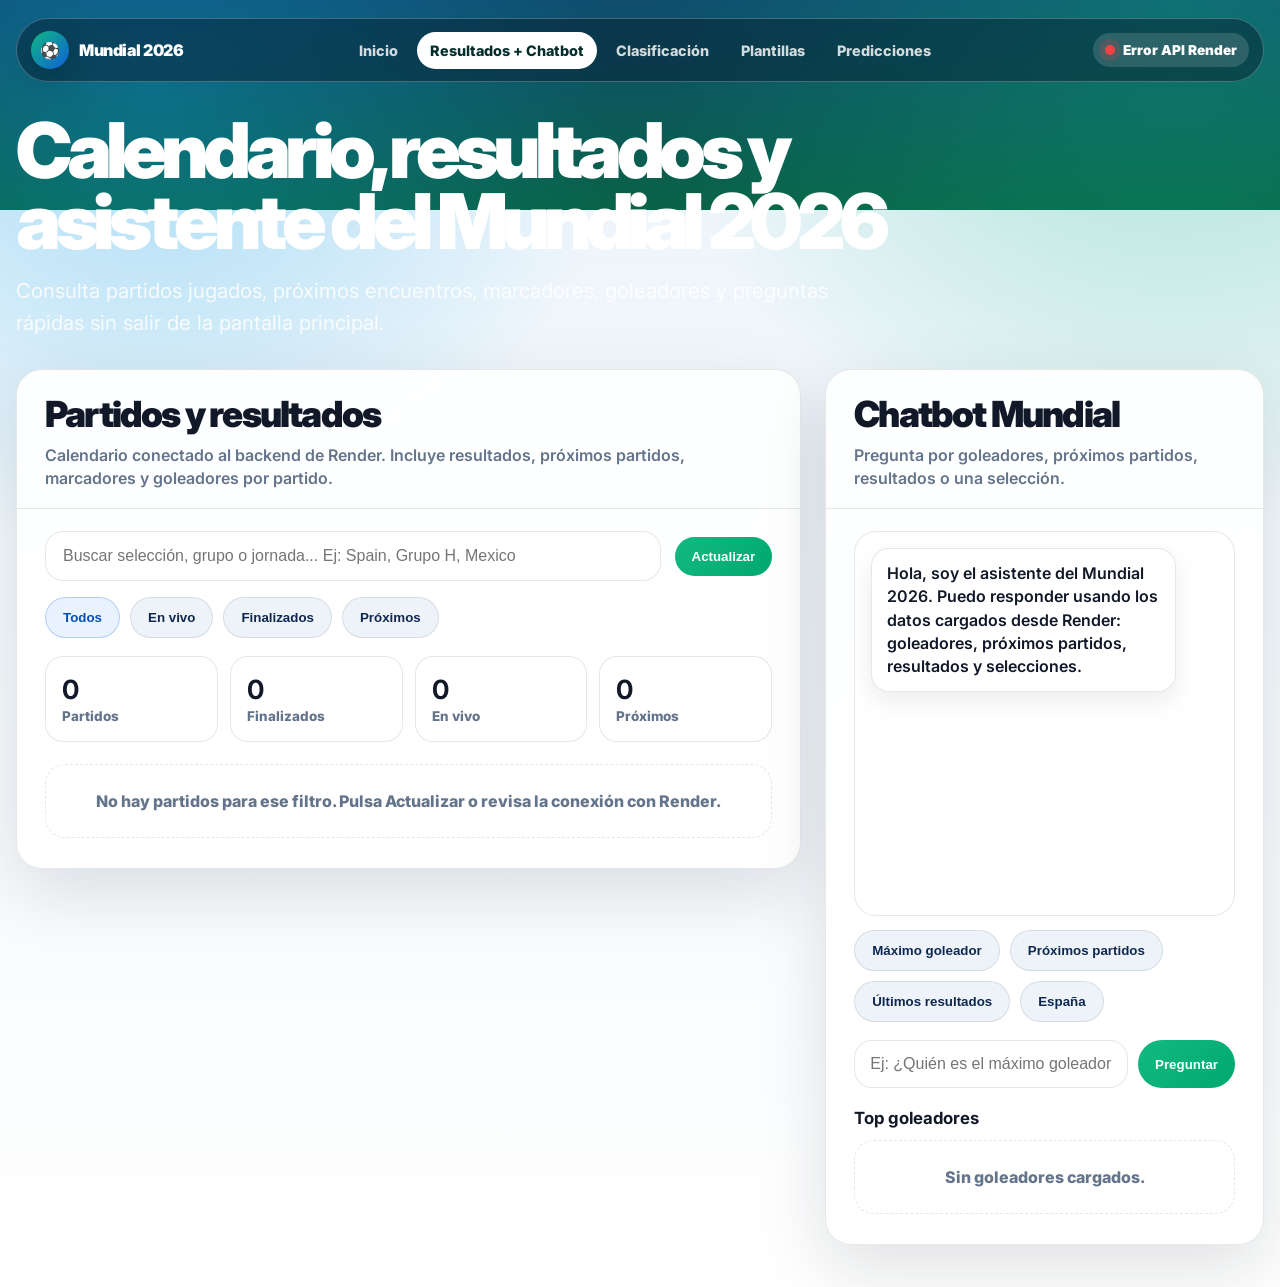
<file: index.html>
<!DOCTYPE html>
<html lang="es">
<head>
  <meta charset="UTF-8" />
  <meta name="viewport" content="width=device-width, initial-scale=1.0" />
  <title>Mundial 2026 | Resultados y Chatbot</title>
  <link rel="preconnect" href="https://fonts.gstatic.com" crossorigin>
  <link href="https://fonts.googleapis.com/css2?family=Inter:wght@400;600;700;800;900&display=swap" rel="stylesheet">
  <script src="assets/js/api-config.js"></script>
  <style>
    :root {
      --bg: #eef5fb;
      --panel: rgba(255, 255, 255, .92);
      --panel-solid: #ffffff;
      --text: #111827;
      --muted: #64748b;
      --line: rgba(15, 23, 42, .10);
      --blue: #0f5fd7;
      --blue-2: #e9f2ff;
      --green: #00a870;
      --green-2: #e9fff6;
      --red: #dc2626;
      --orange: #f97316;
      --shadow: 0 24px 70px rgba(15, 23, 42, .13);
      --radius: 26px;
    }

    * { box-sizing: border-box; }

    body {
      margin: 0;
      font-family: Inter, system-ui, -apple-system, BlinkMacSystemFont, "Segoe UI", sans-serif;
      color: var(--text);
      background:
        radial-gradient(circle at 12% 8%, rgba(14, 165, 233, .30), transparent 28%),
        radial-gradient(circle at 92% 0%, rgba(16, 185, 129, .33), transparent 30%),
        linear-gradient(180deg, #0f4d6f 0, #096347 210px, var(--bg) 210px, #fff 100%);
      min-height: 100vh;
    }

    a { color: inherit; }

    .page {
      width: min(1440px, calc(100% - 32px));
      margin: 0 auto;
      padding: 18px 0 42px;
    }

    .top-nav {
      position: sticky;
      top: 0;
      z-index: 20;
      display: flex;
      align-items: center;
      justify-content: space-between;
      gap: 14px;
      padding: 12px 14px;
      margin-bottom: 34px;
      border: 1px solid rgba(255, 255, 255, .24);
      border-radius: 999px;
      background: rgba(5, 23, 42, .44);
      backdrop-filter: blur(18px);
      color: #fff;
    }

    .brand {
      display: flex;
      align-items: center;
      gap: 10px;
      min-width: 165px;
      font-weight: 900;
      letter-spacing: -.03em;
      white-space: nowrap;
    }

    .brand-badge {
      width: 38px;
      height: 38px;
      display: grid;
      place-items: center;
      border-radius: 50%;
      background: linear-gradient(135deg, #10b981, #0f5fd7);
      box-shadow: 0 10px 30px rgba(0,0,0,.18);
    }

    .nav-links {
      display: flex;
      justify-content: center;
      gap: 6px;
      flex-wrap: wrap;
    }

    .nav-links a {
      text-decoration: none;
      padding: 10px 13px;
      border-radius: 999px;
      color: rgba(255,255,255,.82);
      font-weight: 800;
      font-size: .9rem;
      transition: .18s ease;
    }

    .nav-links a:hover,
    .nav-links a.active {
      color: #052e2b;
      background: #fff;
    }

    .api-pill {
      display: inline-flex;
      align-items: center;
      gap: 8px;
      padding: 9px 12px;
      border-radius: 999px;
      font-weight: 900;
      font-size: .85rem;
      background: rgba(255, 255, 255, .14);
      color: #fff;
      white-space: nowrap;
    }

    .api-dot {
      width: 10px;
      height: 10px;
      border-radius: 50%;
      background: #fbbf24;
      box-shadow: 0 0 0 6px rgba(251,191,36,.16);
    }

    .api-pill.ok .api-dot { background: #22c55e; box-shadow: 0 0 0 6px rgba(34,197,94,.18); }
    .api-pill.error .api-dot { background: #ef4444; box-shadow: 0 0 0 6px rgba(239,68,68,.18); }

    .hero {
      color: #fff;
      margin: 18px 0 30px;
      display: grid;
      grid-template-columns: minmax(0, 1.2fr) auto;
      gap: 20px;
      align-items: end;
    }

    .hero h1 {
      margin: 0;
      max-width: 950px;
      font-size: clamp(2.25rem, 6vw, 5.2rem);
      line-height: .92;
      letter-spacing: -.07em;
      font-weight: 900;
    }

    .hero p {
      max-width: 820px;
      margin: 18px 0 0;
      color: rgba(255,255,255,.82);
      font-size: clamp(1rem, 2vw, 1.28rem);
      line-height: 1.55;
    }

    .main-grid {
      display: grid;
      grid-template-columns: minmax(0, 1.7fr) minmax(360px, .95fr);
      gap: 24px;
      align-items: start;
    }

    .card {
      border: 1px solid var(--line);
      border-radius: var(--radius);
      background: var(--panel);
      backdrop-filter: blur(22px);
      box-shadow: var(--shadow);
      overflow: hidden;
    }

    .card-header {
      padding: 26px 28px 18px;
      border-bottom: 1px solid var(--line);
      display: flex;
      justify-content: space-between;
      align-items: start;
      gap: 18px;
    }

    .card-header h2 {
      margin: 0;
      font-size: clamp(1.6rem, 3vw, 2.25rem);
      letter-spacing: -.05em;
      line-height: 1;
      font-weight: 900;
    }

    .card-header p {
      margin: 12px 0 0;
      color: var(--muted);
      line-height: 1.45;
      font-weight: 600;
    }

    .content { padding: 22px 28px 30px; }

    .toolbar {
      display: grid;
      grid-template-columns: 1fr auto;
      gap: 14px;
      margin-bottom: 16px;
      align-items: center;
    }

    .search {
      width: 100%;
      border: 1px solid var(--line);
      background: #fff;
      border-radius: 18px;
      padding: 15px 17px;
      font-size: 1rem;
      outline: none;
    }

    .filter-row, .quick-row {
      display: flex;
      flex-wrap: wrap;
      gap: 10px;
      margin-bottom: 18px;
    }

    button, .btn {
      border: 0;
      border-radius: 999px;
      padding: 12px 17px;
      font-weight: 900;
      cursor: pointer;
      color: #0f2850;
      background: #edf3f9;
      border: 1px solid var(--line);
      transition: transform .18s ease, box-shadow .18s ease, background .18s ease;
    }

    button:hover, .btn:hover { transform: translateY(-1px); box-shadow: 0 12px 28px rgba(15,23,42,.10); }
    button.active { background: var(--blue-2); color: #064fb4; border-color: rgba(15,95,215,.25); }
    .btn-primary { background: linear-gradient(135deg, #13b981, #00a870); color: white; border: 0; }

    .stats {
      display: grid;
      grid-template-columns: repeat(4, minmax(0, 1fr));
      gap: 12px;
      margin: 18px 0 22px;
    }

    .stat {
      background: #fff;
      border: 1px solid var(--line);
      border-radius: 18px;
      padding: 16px;
    }

    .stat strong { display: block; font-size: 1.65rem; letter-spacing: -.05em; }
    .stat span { color: var(--muted); font-weight: 800; font-size: .84rem; }

    .match-list {
      display: grid;
      gap: 14px;
    }

    .match-card {
      background: #fff;
      border: 1px solid var(--line);
      border-radius: 22px;
      padding: 17px;
      display: grid;
      grid-template-columns: 1fr auto 1fr;
      gap: 14px;
      align-items: center;
      position: relative;
      overflow: hidden;
    }

    .match-card::before {
      content: "";
      position: absolute;
      inset: 0 auto 0 0;
      width: 5px;
      background: #cbd5e1;
    }
    .match-card.final::before { background: var(--green); }
    .match-card.live::before { background: var(--red); }
    .match-card.upcoming::before { background: var(--blue); }

    .team {
      display: flex;
      align-items: center;
      gap: 11px;
      min-width: 0;
    }

    .team.away { justify-content: flex-end; text-align: right; }

    .flag {
      width: 44px;
      height: 44px;
      border-radius: 50%;
      display: grid;
      place-items: center;
      flex: 0 0 auto;
      background: #f8fafc;
      border: 1px solid var(--line);
      font-size: 1.45rem;
      box-shadow: inset 0 -8px 16px rgba(15,23,42,.04);
      overflow: hidden;
    }

    .flag-img {
      width: 24px;
      height: 18px;
      object-fit: cover;
      border-radius: 4px;
      box-shadow: 0 1px 3px rgba(15,23,42,0.15);
      border: 1px solid rgba(15,23,42,0.08);
      display: inline-block;
      vertical-align: middle;
      margin-right: 4px;
    }

    .flag .flag-img {
      width: 100%;
      height: 100%;
      object-fit: cover;
      border-radius: 50%;
      margin-right: 0;
      border: none;
      box-shadow: none;
    }

    .team-name {
      display: block;
      font-weight: 900;
      line-height: 1.1;
      overflow-wrap: anywhere;
    }

    .team-sub {
      display: block;
      margin-top: 5px;
      color: var(--muted);
      font-size: .78rem;
      font-weight: 700;
    }

    .score-box {
      min-width: 116px;
      text-align: center;
    }

    .score {
      display: inline-flex;
      align-items: center;
      justify-content: center;
      min-width: 92px;
      padding: 11px 14px;
      border-radius: 18px;
      background: #f8fafc;
      border: 1px solid var(--line);
      font-size: 1.55rem;
      font-weight: 900;
      letter-spacing: -.06em;
    }

    .status {
      display: inline-flex;
      margin-top: 8px;
      padding: 6px 9px;
      border-radius: 999px;
      font-weight: 900;
      font-size: .72rem;
      color: #334155;
      background: #f1f5f9;
    }
    .status.final { color: #047857; background: #ecfdf5; }
    .status.live { color: #b91c1c; background: #fef2f2; }
    .status.upcoming { color: #075985; background: #eff6ff; }

    .scorers {
      grid-column: 1 / -1;
      margin-top: 10px;
      display: grid;
      gap: 6px;
      color: var(--muted);
      font-weight: 700;
      font-size: .86rem;
    }

    .scorers strong { color: #334155; }

    .empty, .error-box {
      padding: 26px;
      border-radius: 20px;
      text-align: center;
      font-weight: 800;
      color: var(--muted);
      border: 1px dashed var(--line);
      background: rgba(255,255,255,.66);
    }

    .error-box { color: #991b1b; background: #fff1f2; border-color: #fecdd3; }

    .chat-card { position: sticky; top: 88px; }
    .chat-cta-mobile {
      display: none;
      margin-top: 8px;
      width: 100%;
      justify-content: center;
      align-items: center;
      gap: 8px;
      font-weight: 900;
    }

    .chat-window {
      height: 385px;
      overflow: auto;
      background: rgba(255,255,255,.72);
      border: 1px solid var(--line);
      border-radius: 22px;
      padding: 16px;
      display: flex;
      flex-direction: column;
      gap: 12px;
      margin-bottom: 14px;
    }

    .msg {
      max-width: 88%;
      padding: 13px 15px;
      border-radius: 18px;
      line-height: 1.45;
      font-weight: 600;
      box-shadow: 0 10px 24px rgba(15,23,42,.08);
    }

    .msg.bot { align-self: flex-start; background: #fff; border: 1px solid var(--line); }
    .msg.user { align-self: flex-end; color: #0745a6; background: #dcecff; }
    .msg small { display: block; color: var(--muted); font-weight: 800; margin-bottom: 7px; }

    .chat-form {
      display: grid;
      grid-template-columns: 1fr auto;
      gap: 10px;
      margin-top: 12px;
    }

    .chat-form input {
      border: 1px solid var(--line);
      border-radius: 18px;
      padding: 14px 15px;
      outline: none;
      font-size: 1rem;
      min-width: 0;
    }

    .mini-panel { margin-top: 20px; }
    .mini-panel h3 { margin: 0 0 12px; font-size: 1.05rem; }
    .scorer-list { display: grid; gap: 10px; }
    .scorer-card {
      display: flex;
      justify-content: space-between;
      align-items: center;
      gap: 12px;
      padding: 12px 14px;
      border-radius: 16px;
      background: #fff;
      border: 1px solid var(--line);
    }
    .scorer-card strong { display: block; }
    .scorer-card span { color: var(--muted); font-size: .82rem; font-weight: 800; }
    .goal-badge {
      min-width: 44px;
      height: 44px;
      display: grid;
      place-items: center;
      border-radius: 14px;
      background: #ecfdf5;
      color: #047857;
      font-weight: 900;
    }

    @media (max-width: 1050px) {
      .main-grid { grid-template-columns: 1fr; }
      .chat-card { position: static; }
      .hero { grid-template-columns: 1fr; }
    }

    @media (max-width: 720px) {
      .page { width: min(100% - 20px, 1440px); padding-top: 10px; }
      .top-nav { border-radius: 24px; align-items: flex-start; flex-direction: column; }
      .brand { width: 100%; justify-content: space-between; }
      .nav-links { width: 100%; justify-content: flex-start; }
      .nav-links a { font-size: .82rem; padding: 9px 10px; }
      .card-header { padding: 22px 20px 16px; flex-direction: column; }
      .content { padding: 18px 20px 24px; }
      .toolbar { grid-template-columns: 1fr; }
      .stats { grid-template-columns: repeat(2, 1fr); }
      .match-card { grid-template-columns: 1fr; text-align: left; }
      .chat-cta-mobile { display: inline-flex; }
      .chat-card { position: sticky; top: 12px; }
      .team.away { justify-content: flex-start; text-align: left; flex-direction: row-reverse; }
      .score-box { text-align: left; }
      .chat-form { grid-template-columns: 1fr; }
      .hero { margin-top: 10px; }
    }
  </style>
</head>
<body>
  <div class="page">
    <nav class="top-nav">
      <div class="brand">
        <span class="brand-badge">⚽</span>
        <span>Mundial 2026</span>
      </div>
      <div class="nav-links" aria-label="Navegación principal">
        <a href="inicio.html">Inicio</a>
        <a href="index.html" class="active">Resultados + Chatbot</a>
        <a href="clasificacion.html">Clasificación</a>
        <a href="plantillas.html">Plantillas</a>
        <a href="predicciones.html">Predicciones</a>
      </div>
      <div id="apiStatus" class="api-pill"><span class="api-dot"></span><span>Conectando API</span></div>
    </nav>

    <header class="hero">
      <div>
        <h1>Calendario, resultados y asistente del Mundial 2026</h1>
        <p>Consulta partidos jugados, próximos encuentros, marcadores, goleadores y preguntas rápidas sin salir de la pantalla principal.</p>
        <button id="openChatMobile" class="btn btn-primary chat-cta-mobile" type="button">Abrir asistente ⚡</button>
      </div>
    </header>

    <main class="main-grid">
      <section class="card" aria-labelledby="matchesTitle">
        <div class="card-header">
          <div>
            <h2 id="matchesTitle">Partidos y resultados</h2>
            <p>Calendario conectado al backend de Render. Incluye resultados, próximos partidos, marcadores y goleadores por partido.</p>
          </div>
        </div>
        <div class="content">
          <div class="toolbar">
            <input id="searchInput" class="search" type="search" placeholder="Buscar selección, grupo o jornada... Ej: Spain, Grupo H, Mexico" />
            <button id="refreshBtn" class="btn-primary" type="button">Actualizar</button>
          </div>
          <div class="filter-row" role="tablist" aria-label="Filtros de partidos">
            <button data-filter="all" class="filter-btn active" type="button">Todos</button>
            <button data-filter="live" class="filter-btn" type="button">En vivo</button>
            <button data-filter="finished" class="filter-btn" type="button">Finalizados</button>
            <button data-filter="upcoming" class="filter-btn" type="button">Próximos</button>
          </div>
          <div class="stats">
            <div class="stat"><strong id="totalCount">0</strong><span>Partidos</span></div>
            <div class="stat"><strong id="finishedCount">0</strong><span>Finalizados</span></div>
            <div class="stat"><strong id="liveCount">0</strong><span>En vivo</span></div>
            <div class="stat"><strong id="upcomingCount">0</strong><span>Próximos</span></div>
          </div>
          <div id="matchesList" class="match-list"><div class="empty">Cargando partidos...</div></div>
        </div>
      </section>

      <aside class="card chat-card" aria-labelledby="chatTitle">
        <div class="card-header">
          <div>
            <h2 id="chatTitle">Chatbot Mundial</h2>
            <p>Pregunta por goleadores, próximos partidos, resultados o una selección.</p>
          </div>
        </div>
        <div class="content">
          <div id="chatWindow" class="chat-window" aria-live="polite">
            <div class="msg bot">Hola, soy el asistente del Mundial 2026. Puedo responder usando los datos cargados desde Render: goleadores, próximos partidos, resultados y selecciones.</div>
          </div>
          <div class="quick-row">
            <button type="button" class="quick" data-q="¿Quién es el máximo goleador?">Máximo goleador</button>
            <button type="button" class="quick" data-q="Dame los próximos partidos">Próximos partidos</button>
            <button type="button" class="quick" data-q="Dame los últimos resultados">Últimos resultados</button>
            <button type="button" class="quick" data-q="¿Cuándo juega España?">España</button>
          </div>
          <form id="chatForm" class="chat-form">
            <input id="chatInput" type="text" placeholder="Ej: ¿Quién es el máximo goleador?" autocomplete="off" />
            <button class="btn-primary" type="submit">Preguntar</button>
          </form>

          <div class="mini-panel">
            <h3>Top goleadores</h3>
            <div id="topScorers" class="scorer-list"><div class="empty">Cargando goleadores...</div></div>
          </div>
        </div>
      </aside>
    </main>
  </div>

  <script>
    const API_BASE = (window.MUNDIAL_2026_API_BASE || "https://mundial-2026-api-8dvp.onrender.com").replace(/\/$/, "");

    const state = {
      matches: [],
      scorers: [],
      classification: [],
      filter: "all",
      search: ""
    };

    const COUNTRY_CODES = {
      "Mexico":"mx", "South Africa":"za", "South Korea":"kr", "Czech Republic":"cz", "Czechia":"cz",
      "Canada":"ca", "Bosnia and Herzegovina":"ba", "Qatar":"qa", "Switzerland":"ch", "Brazil":"br",
      "Morocco":"ma", "Haiti":"ht", "Scotland":"gb-sct", "United States":"us", "USA":"us", "US":"us",
      "Paraguay":"py", "Australia":"au", "Turkey":"tr", "Türkiye":"tr", "Turkiye":"tr", "Germany":"de", "Curaçao":"cw", "Curacao":"cw",
      "Ivory Coast":"ci", "Ecuador":"ec", "Netherlands":"nl", "Japan":"jp", "Sweden":"se", "Tunisia":"tn",
      "Belgium":"be", "Egypt":"eg", "Iran":"ir", "New Zealand":"nz", "Spain":"es", "Cape Verde":"cv",
      "Saudi Arabia":"sa", "Uruguay":"uy", "France":"fr", "Senegal":"sn", "Iraq":"iq", "Norway":"no",
      "Argentina":"ar", "Algeria":"dz", "Austria":"at", "Jordan":"jo", "Portugal":"pt",
      "Democratic Republic of the Congo":"cd", "DR Congo":"cd", "Uzbekistan":"uz", "Colombia":"co",
      "England":"gb-eng", "Croatia":"hr", "Ghana":"gh", "Panama":"pa", "Peru":"pe", "Chile":"cl",
      "Venezuela":"ve", "Bolivia":"bo", "Italy":"it", "Wales":"gb-wls", "Honduras":"hn",
      "Costa Rica":"cr", "Jamaica":"jm", "El Salvador":"sv", "Guatemala":"gt", "Cameroon":"cm",
      "Nigeria":"ng", "Senegal":"sn", "Morocco":"ma", "Tunisia":"tn", "Algeria":"dz", "Egypt":"eg",
      "Ivory Coast":"ci", "Ghana":"gh", "Marruecos": "ma", "Corea del Sur": "kr", "Suiza": "ch",
      "Brasil": "br", "Estados Unidos": "us", "Usa": "us", "Alemania": "de", "Países Bajos": "nl",
      "Japón": "jp", "Bélgica": "be", "Irán": "ir", "España": "es", "Espana": "es", "Francia": "fr",
      "Inglaterra": "gb-eng", "Croacia": "hr", "Panamá": "pa"
    };

    const TEAM_ALIASES = {
      "españa": "Spain", "espana": "Spain", "méxico": "Mexico", "mexico": "Mexico", "estados unidos": "United States",
      "eeuu": "United States", "usa": "United States", "alemania": "Germany", "brasil": "Brazil", "argentina": "Argentina",
      "francia": "France", "inglaterra": "England", "portugal": "Portugal", "uruguay": "Uruguay", "australia": "Australia"
    };

    function fixText(value) {
      if (value == null) return "";
      return String(value)
        .replaceAll("Ã¡", "á").replaceAll("Ã©", "é").replaceAll("Ã­", "í").replaceAll("Ã³", "ó").replaceAll("Ãº", "ú")
        .replaceAll("Ã±", "ñ").replaceAll("Ã§", "ç").replaceAll("Ä‡", "ć").replaceAll("ÄÃ­", "í")
        .replaceAll("â", "").replaceAll("\u0000", "").trim();
    }

    function asArray(payload) {
      if (Array.isArray(payload)) return payload;
      if (!payload || typeof payload !== "object") return [];
      return payload.data || payload.results || payload.items || payload.matches || payload.partidos || payload.goleadores || payload.classification || [];
    }

    async function fetchJson(path, options = {}) {
      const response = await fetch(`${API_BASE}${path}`, {
        headers: { "Content-Type": "application/json", ...(options.headers || {}) },
        ...options
      });
      if (!response.ok) throw new Error(`HTTP ${response.status} en ${path}`);
      return response.json();
    }

    function isFinished(match) {
      const finished = String(match.finished).toLowerCase();
      const elapsed = String(match.time_elapsed || "").toLowerCase();
      return finished === "true" || finished === "1" || elapsed === "finished" || elapsed === "complete";
    }

    function isLive(match) {
      const elapsed = String(match.time_elapsed || "").toLowerCase();
      if (isFinished(match)) return false;
      return elapsed.includes("live") || elapsed.includes("playing") || /^\d+$/.test(elapsed) || elapsed.includes("+");
    }

    function matchStatus(match) {
      if (isFinished(match)) return "finished";
      if (isLive(match)) return "live";
      return "upcoming";
    }

    function teamHome(match) { return fixText(match.home_team_name_en || match.home_team_label || match.home_team || "Por definir"); }
    function teamAway(match) { return fixText(match.away_team_name_en || match.away_team_label || match.away_team || "Por definir"); }

    function flag(name) {
      if (!name) return "🏳️";
      const key = String(fixText(name)).trim().toLowerCase();
      let code = "";
      for (const [k, v] of Object.entries(COUNTRY_CODES)) {
        if (k.toLowerCase() === key) { code = v; break; }
      }
      if (!code) {
        for (const [k, v] of Object.entries(COUNTRY_CODES)) {
          if (key.includes(k.toLowerCase()) || k.toLowerCase().includes(key)) { code = v; break; }
        }
      }
      if (code) {
        return `<img src="https://flagcdn.com/32x24/${code}.png" class="flag-img" alt="${name}" onerror="this.outerHTML='🏳️'">`;
      }
      return "🏳️";
    }

    function parseDate(value) {
      if (!value) return null;
      const raw = String(value).trim();
      const match = raw.match(/^(\d{2})\/(\d{2})\/(\d{4})\s+(\d{1,2}):(\d{2})/);
      if (match) {
        const [, mm, dd, yyyy, hh, min] = match;
        return new Date(Number(yyyy), Number(mm) - 1, Number(dd), Number(hh), Number(min));
      }
      const parsed = new Date(raw);
      return isNaN(parsed) ? null : parsed;
    }

    function formatDate(value) {
      const date = parseDate(value);
      if (!date) return fixText(value || "Fecha pendiente");
      return new Intl.DateTimeFormat("es-ES", { day: "2-digit", month: "short", hour: "2-digit", minute: "2-digit" }).format(date);
    }

    function parseScorers(value) {
      if (!value) return [];
      if (Array.isArray(value)) return value.map(fixText).filter(Boolean);
      return String(value)
        .replace(/[{}]/g, "")
        .split(/,(?=(?:[^"]*"[^"]*")*[^"]*$)/)
        .map(v => fixText(v.replace(/^"|"$/g, "")))
        .filter(Boolean);
    }

    function statusLabel(status) {
      if (status === "finished") return "Finalizado";
      if (status === "live") return "En vivo";
      return "Próximo";
    }

    function renderStats() {
      const total = state.matches.length;
      const finished = state.matches.filter(isFinished).length;
      const live = state.matches.filter(isLive).length;
      const upcoming = state.matches.filter(m => matchStatus(m) === "upcoming").length;
      document.getElementById("totalCount").textContent = total;
      document.getElementById("finishedCount").textContent = finished;
      document.getElementById("liveCount").textContent = live;
      document.getElementById("upcomingCount").textContent = upcoming;
    }

    function filteredMatches() {
      const q = state.search.toLowerCase().trim();
      return state.matches.filter(match => {
        const status = matchStatus(match);
        if (state.filter !== "all" && state.filter !== status) return false;
        if (!q) return true;
        const text = [teamHome(match), teamAway(match), match.group, match.matchday, match.local_date, match.type].join(" ").toLowerCase();
        return text.includes(q) || text.includes(q.replace("grupo ", ""));
      });
    }

    function sortMatches(matches) {
      return [...matches].sort((a, b) => {
        const da = parseDate(a.local_date)?.getTime() || 0;
        const db = parseDate(b.local_date)?.getTime() || 0;
        return da - db;
      });
    }

    function renderMatches() {
      renderStats();
      const list = document.getElementById("matchesList");
      const matches = sortMatches(filteredMatches());
      if (!matches.length) {
        list.innerHTML = `<div class="empty">No hay partidos para ese filtro. Pulsa Actualizar o revisa la conexión con Render.</div>`;
        return;
      }

      list.innerHTML = matches.map(match => {
        const home = teamHome(match);
        const away = teamAway(match);
        const status = matchStatus(match);
        const homeScore = Number(match.home_score ?? 0);
        const awayScore = Number(match.away_score ?? 0);
        const homeScorers = parseScorers(match.home_scorers);
        const awayScorers = parseScorers(match.away_scorers);
        const showScore = status !== "upcoming" || homeScore > 0 || awayScore > 0;
        const scoreText = showScore ? `${homeScore} - ${awayScore}` : "vs";
        return `
          <article class="match-card ${status}">
            <div class="team home">
              <span class="flag">${flag(home)}</span>
              <div><span class="team-name">${home}</span><span class="team-sub">Grupo ${fixText(match.group || "-")} · J${fixText(match.matchday || "-")}</span></div>
            </div>
            <div class="score-box">
              <div class="score">${scoreText}</div>
              <div class="status ${status}">${statusLabel(status)} · ${formatDate(match.local_date)}</div>
            </div>
            <div class="team away">
              <div><span class="team-name">${away}</span><span class="team-sub">${fixText(match.type || "group")}</span></div>
              <span class="flag">${flag(away)}</span>
            </div>
            ${(homeScorers.length || awayScorers.length) ? `
              <div class="scorers">
                ${homeScorers.length ? `<div><strong>${home}:</strong> ${homeScorers.join(", ")}</div>` : ""}
                ${awayScorers.length ? `<div><strong>${away}:</strong> ${awayScorers.join(", ")}</div>` : ""}
              </div>` : ""}
          </article>`;
      }).join("");
    }

    function renderScorers() {
      const holder = document.getElementById("topScorers");
      const scorers = [...state.scorers]
        .filter(s => s && s.player)
        .sort((a, b) => Number(b.goals || 0) - Number(a.goals || 0))
        .slice(0, 8);
      if (!scorers.length) {
        holder.innerHTML = `<div class="empty">Sin goleadores cargados.</div>`;
        return;
      }
      holder.innerHTML = scorers.map((s, idx) => `
        <div class="scorer-card">
          <div><strong>${idx + 1}. ${fixText(s.player)}</strong><span>${flag(fixText(s.team))} ${fixText(s.team)}</span></div>
          <div class="goal-badge">${Number(s.goals || 0)}</div>
        </div>`).join("");
    }

    function setApiStatus(type, text) {
      const el = document.getElementById("apiStatus");
      el.className = `api-pill ${type || ""}`.trim();
      el.querySelector("span:last-child").textContent = text;
    }

    async function loadData() {
      const list = document.getElementById("matchesList");
      list.innerHTML = `<div class="empty">Cargando partidos desde Render...</div>`;
      setApiStatus("", "Conectando API");
      try {
        const [health, partidos, goleadores] = await Promise.all([
          fetchJson("/health").catch(() => ({ status: "unknown" })),
          fetchJson("/api/partidos"),
          fetchJson("/api/goleadores")
        ]);
        state.matches = asArray(partidos);
        state.scorers = asArray(goleadores);
        setApiStatus("ok", `Backend operativo · ${state.matches.length} partidos`);
        renderMatches();
        renderScorers();
      } catch (error) {
        console.error(error);
        setApiStatus("error", "Error API Render");
        list.innerHTML = `<div class="error-box">No se pudieron cargar los partidos desde Render. Revisa /api/partidos o espera a que Render despierte.</div>`;
        document.getElementById("topScorers").innerHTML = `<div class="error-box">No se pudieron cargar goleadores.</div>`;
      }
    }

    function appendMessage(role, html) {
      const chat = document.getElementById("chatWindow");
      const item = document.createElement("div");
      item.className = `msg ${role}`;
      item.innerHTML = html;
      chat.appendChild(item);
      chat.scrollTop = chat.scrollHeight;
    }

    function maxScorerAnswer() {
      const scorers = [...state.scorers].filter(s => s.player).sort((a, b) => Number(b.goals || 0) - Number(a.goals || 0));
      if (!scorers.length) return "Todavía no tengo goleadores cargados. Pulsa Actualizar para recargar datos desde Render.";
      const topGoals = Number(scorers[0].goals || 0);
      const top = scorers.filter(s => Number(s.goals || 0) === topGoals).slice(0, 6);
      return `Máximo goleador actual: <strong>${fixText(top[0].player)}</strong> (${fixText(top[0].team)}) con <strong>${topGoals} gol${topGoals === 1 ? "" : "es"}</strong>.${top.length > 1 ? `<br><br>Empatados arriba: ${top.map(s => `${fixText(s.player)} (${fixText(s.team)})`).join(", ")}.` : ""}`;
    }

    function upcomingAnswer() {
      const upcoming = sortMatches(state.matches.filter(m => matchStatus(m) === "upcoming")).slice(0, 5);
      if (!upcoming.length) return "No encuentro próximos partidos cargados.";
      return `Próximos partidos:<br>${upcoming.map(m => `• ${flag(teamHome(m))} <strong>${teamHome(m)}</strong> vs ${flag(teamAway(m))} <strong>${teamAway(m)}</strong> · ${formatDate(m.local_date)}`).join("<br>")}`;
    }

    function resultsAnswer() {
      const finished = sortMatches(state.matches.filter(isFinished)).slice(-5).reverse();
      if (!finished.length) return "Todavía no encuentro partidos finalizados.";
      return `Últimos resultados:<br>${finished.map(m => `• ${flag(teamHome(m))} <strong>${teamHome(m)}</strong> ${m.home_score ?? 0} - ${m.away_score ?? 0} <strong>${teamAway(m)}</strong> ${flag(teamAway(m))}`).join("<br>")}`;
    }

    function teamAnswer(question) {
      const q = question.toLowerCase();
      const alias = Object.keys(TEAM_ALIASES).find(k => q.includes(k));
      if (!alias) return null;
      const team = TEAM_ALIASES[alias];
      const matches = sortMatches(state.matches.filter(m => teamHome(m) === team || teamAway(m) === team));
      if (!matches.length) return `No encuentro partidos de ${team}.`;
      return `Partidos de ${flag(team)} <strong>${team}</strong>:<br>${matches.slice(0, 6).map(m => {
        const status = matchStatus(m);
        return `• ${teamHome(m)} ${status === "upcoming" ? "vs" : `${m.home_score ?? 0} - ${m.away_score ?? 0}`} ${teamAway(m)} · ${statusLabel(status)} · ${formatDate(m.local_date)}`;
      }).join("<br>")}`;
    }

    async function answerQuestion(question) {
      const q = question.toLowerCase().normalize("NFD").replace(/[\u0300-\u036f]/g, "");
      if (q.includes("goleador") || q.includes("maximo")) return maxScorerAnswer();
      if (q.includes("proximo") || q.includes("siguiente") || q.includes("calendario")) return upcomingAnswer();
      if (q.includes("resultado") || q.includes("jugado") || q.includes("finalizado")) return resultsAnswer();
      if (q.includes("clasificacion") || q.includes("grupo") || q.includes("lider")) {
        return `La clasificación está separada en una página propia: <a href="clasificacion.html"><strong>abrir clasificación por grupos</strong></a>. También puedo responder por próximos partidos, resultados y goleadores desde esta pantalla.`;
      }
      const byTeam = teamAnswer(question);
      if (byTeam) return byTeam;

      try {
        const response = await fetchJson("/api/qa", {
          method: "POST",
          body: JSON.stringify({ question })
        });
        const backendAnswer = response.answer || response.response || response.message;
        if (backendAnswer && !backendAnswer.toLowerCase().includes("no tengo datos")) return fixText(backendAnswer);
      } catch (error) {
        console.warn("Fallback local por error QA", error);
      }
      return "Puedo ayudarte con: máximo goleador, próximos partidos, últimos resultados o partidos de una selección. Prueba: ¿Cuándo juega España?";
    }

    document.getElementById("refreshBtn").addEventListener("click", loadData);
    document.getElementById("openChatMobile").addEventListener("click", () => {
      document.querySelector(".chat-card").scrollIntoView({ behavior: "smooth", block: "start" });
      document.getElementById("chatInput").focus();
    });
    document.getElementById("searchInput").addEventListener("input", event => {
      state.search = event.target.value;
      renderMatches();
    });

    document.querySelectorAll(".filter-btn").forEach(btn => {
      btn.addEventListener("click", () => {
        document.querySelectorAll(".filter-btn").forEach(b => b.classList.remove("active"));
        btn.classList.add("active");
        state.filter = btn.dataset.filter;
        renderMatches();
      });
    });

    document.querySelectorAll(".quick").forEach(btn => {
      btn.addEventListener("click", () => {
        document.getElementById("chatInput").value = btn.dataset.q;
        document.getElementById("chatForm").requestSubmit();
      });
    });

    document.getElementById("chatForm").addEventListener("submit", async event => {
      event.preventDefault();
      const input = document.getElementById("chatInput");
      const question = input.value.trim();
      if (!question) return;
      appendMessage("user", fixText(question));
      input.value = "";
      appendMessage("bot", "Consultando datos del Mundial...");
      const chat = document.getElementById("chatWindow");
      const loading = chat.lastElementChild;
      const answer = await answerQuestion(question);
      loading.innerHTML = answer;
    });

    loadData();
  </script>
</body>
</html>
</file>
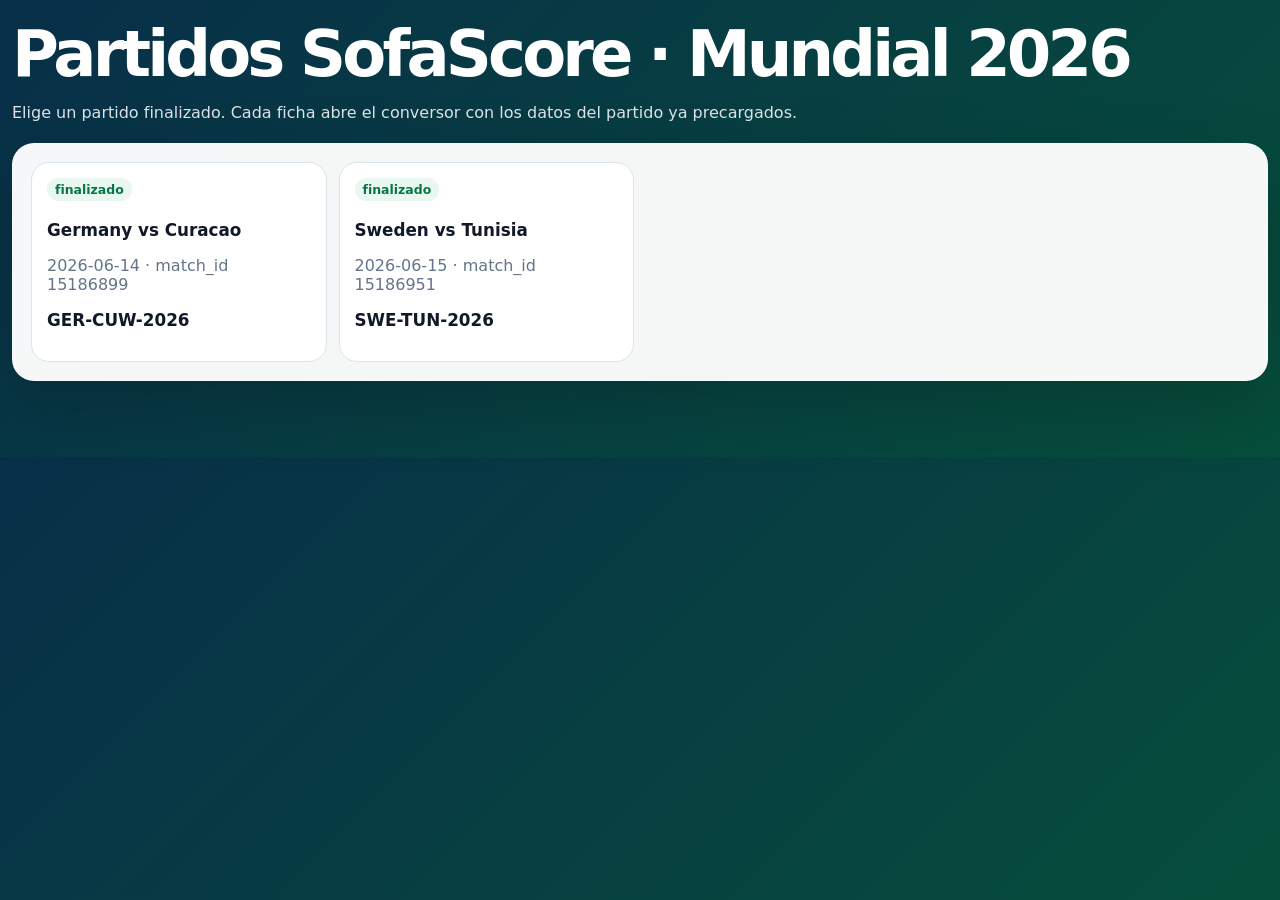
<file: tools/sofascore-partidos/index.html>
<!DOCTYPE html>
<html lang="es">
<head><meta charset="UTF-8"><meta name="viewport" content="width=device-width, initial-scale=1.0"><title>Partidos SofaScore · Mundial 2026</title><style>
:root{--bg:#071f2a;--card:#fff;--text:#111827;--muted:#64748b;--line:#dbe3ec;--blue:#0f5fd7;--green:#00a870}
*{box-sizing:border-box}body{margin:0;font-family:Inter,system-ui,Segoe UI,sans-serif;background:linear-gradient(135deg,#082f49,#064e3b);color:var(--text)}
.page{width:min(1400px,calc(100% - 24px));margin:0 auto;padding:24px 0 60px}.hero{color:#fff;margin-bottom:18px}.hero h1{margin:0 0 8px;font-size:clamp(2rem,5vw,4rem);letter-spacing:-.06em;line-height:.95}.hero p{color:rgba(255,255,255,.86);line-height:1.5}.card{background:rgba(255,255,255,.96);border:1px solid rgba(255,255,255,.34);border-radius:22px;padding:18px;box-shadow:0 24px 70px rgba(0,0,0,.18);margin-bottom:16px}.grid{display:grid;grid-template-columns:repeat(auto-fill,minmax(280px,1fr));gap:12px}.match{display:block;text-decoration:none;color:inherit;border:1px solid var(--line);border-radius:18px;padding:15px;background:#fff}.match:hover{outline:3px solid rgba(15,95,215,.18)}.match strong{font-size:1.05rem}.pill{display:inline-flex;border-radius:999px;background:#e9f7f1;color:#067647;padding:4px 8px;font-weight:900;font-size:.78rem}.muted{color:var(--muted)}.btn{display:inline-flex;text-decoration:none;background:linear-gradient(135deg,var(--blue),var(--green));color:#fff;border-radius:999px;padding:11px 16px;font-weight:900}.frame{width:100%;height:82vh;border:0;border-radius:22px;background:#fff}.top{display:flex;align-items:center;justify-content:space-between;gap:12px;flex-wrap:wrap}.mini{display:grid;grid-template-columns:repeat(5,1fr);gap:8px}.mini div{background:#f8fafc;border:1px solid var(--line);border-radius:12px;padding:8px}.mini span{display:block;color:var(--muted);font-size:.78rem;font-weight:900}.mini strong{display:block;font-size:.92rem}@media(max-width:800px){.mini{grid-template-columns:1fr}.frame{height:86vh}}
</style></head>
<body><main class="page"><section class="hero"><h1>Partidos SofaScore · Mundial 2026</h1><p>Elige un partido finalizado. Cada ficha abre el conversor con los datos del partido ya precargados.</p></section><section class="card"><div class="grid"><a class="match" href="GER-CUW-2026.html"><span class="pill">finalizado</span><br><br><strong>Germany vs Curacao</strong><p class="muted">2026-06-14 · match_id 15186899</p><p><strong>GER-CUW-2026</strong></p></a>
<a class="match" href="SWE-TUN-2026.html"><span class="pill">finalizado</span><br><br><strong>Sweden vs Tunisia</strong><p class="muted">2026-06-15 · match_id 15186951</p><p><strong>SWE-TUN-2026</strong></p></a></div></section></main></body></html>
</file>
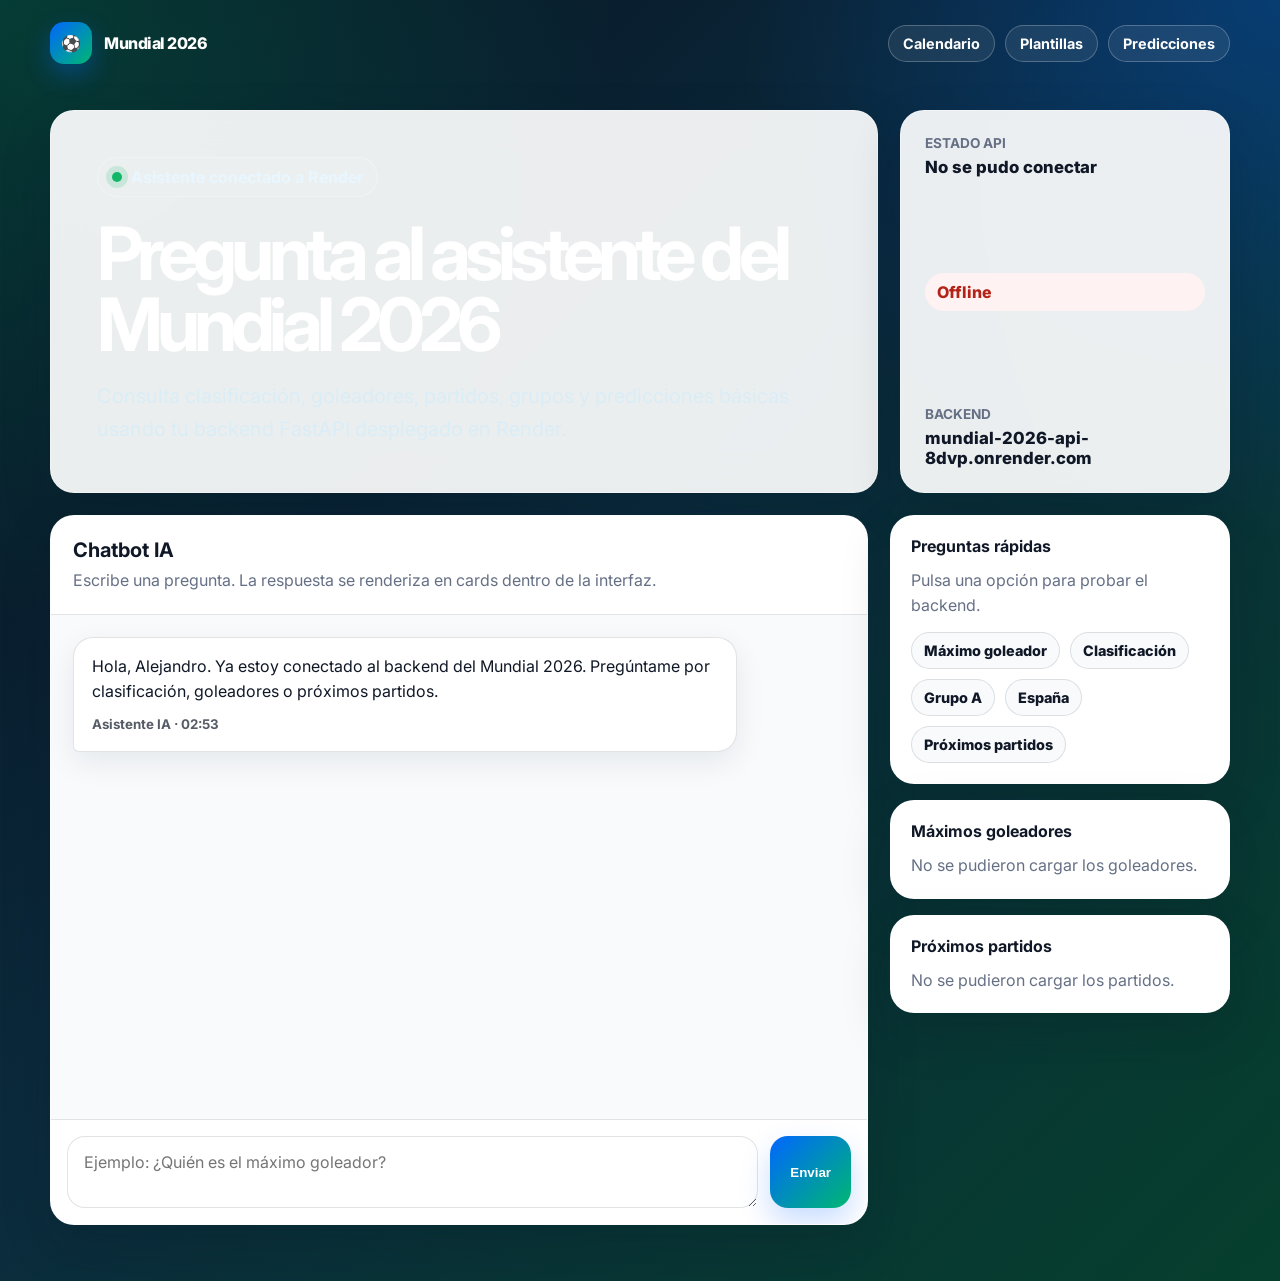
<file: chatbot.html>
<!DOCTYPE html>
<html lang="es">
<head>
  <meta charset="UTF-8" />
  <meta name="viewport" content="width=device-width, initial-scale=1.0" />
  <title>Asistente IA · Mundial 2026</title>
  <link rel="preconnect" href="https://fonts.gstatic.com" />
  <link href="https://fonts.googleapis.com/css2?family=Inter:wght@400;600;700;800&display=swap" rel="stylesheet" />
  <style>
    :root {
      --bg: #07111f;
      --panel: rgba(255, 255, 255, 0.92);
      --card: #ffffff;
      --text: #101827;
      --muted: #667085;
      --brand: #0066ff;
      --brand-2: #00b871;
      --danger: #b42318;
      --border: rgba(16, 24, 40, 0.12);
      --shadow: 0 20px 50px rgba(7, 17, 31, 0.18);
      --radius: 24px;
    }

    * { box-sizing: border-box; }

    body {
      margin: 0;
      font-family: Inter, system-ui, -apple-system, BlinkMacSystemFont, "Segoe UI", sans-serif;
      background:
        radial-gradient(circle at top left, rgba(0, 184, 113, 0.26), transparent 34%),
        radial-gradient(circle at top right, rgba(0, 102, 255, 0.28), transparent 30%),
        linear-gradient(135deg, #07111f 0%, #0b2b3d 46%, #063f2d 100%);
      color: var(--text);
      min-height: 100vh;
    }

    .navbar {
      width: min(1180px, calc(100% - 32px));
      margin: 0 auto;
      padding: 22px 0;
      display: flex;
      align-items: center;
      justify-content: space-between;
      gap: 16px;
      color: #fff;
    }

    .brand {
      display: flex;
      align-items: center;
      gap: 12px;
      font-weight: 800;
      letter-spacing: -0.03em;
    }

    .brand-badge {
      width: 42px;
      height: 42px;
      border-radius: 14px;
      display: grid;
      place-items: center;
      background: linear-gradient(135deg, var(--brand), var(--brand-2));
      box-shadow: 0 10px 25px rgba(0, 102, 255, .35);
    }

    .nav-actions {
      display: flex;
      flex-wrap: wrap;
      gap: 10px;
      justify-content: flex-end;
    }

    .nav-actions a {
      color: #fff;
      text-decoration: none;
      border: 1px solid rgba(255,255,255,.24);
      border-radius: 999px;
      padding: 9px 14px;
      font-weight: 700;
      font-size: 0.9rem;
      background: rgba(255,255,255,.08);
      backdrop-filter: blur(12px);
    }

    .hero {
      width: min(1180px, calc(100% - 32px));
      margin: 24px auto 0;
      color: #fff;
      display: grid;
      grid-template-columns: minmax(0, 1fr) 330px;
      gap: 22px;
      align-items: stretch;
    }

    .hero-card, .status-card, .chat-card, .side-card {
      background: var(--panel);
      backdrop-filter: blur(18px);
      border: 1px solid rgba(255,255,255,.35);
      border-radius: var(--radius);
      box-shadow: var(--shadow);
    }

    .hero-card { padding: clamp(24px, 5vw, 46px); }

    .eyebrow {
      display: inline-flex;
      align-items: center;
      gap: 9px;
      border: 1px solid rgba(255,255,255,.26);
      border-radius: 999px;
      padding: 9px 14px;
      margin-bottom: 22px;
      color: #e8f7ff;
      background: rgba(255,255,255,.08);
      font-weight: 700;
    }

    .dot {
      width: 10px;
      height: 10px;
      border-radius: 999px;
      background: #12b76a;
      box-shadow: 0 0 0 6px rgba(18,183,106,.16);
    }

    h1 {
      margin: 0;
      font-size: clamp(2rem, 6vw, 4.6rem);
      line-height: 0.96;
      letter-spacing: -0.08em;
      color: #fff;
    }

    .hero-card p {
      color: #d9edf7;
      font-size: clamp(1rem, 2.2vw, 1.25rem);
      line-height: 1.65;
      max-width: 760px;
      margin: 20px 0 0;
    }

    .status-card {
      padding: 24px;
      color: var(--text);
      display: flex;
      flex-direction: column;
      justify-content: space-between;
      gap: 20px;
    }

    .status-label { color: var(--muted); font-weight: 700; font-size: .85rem; text-transform: uppercase; }
    .status-value { font-size: 1.05rem; font-weight: 800; margin-top: 6px; }
    .status-pill { display: inline-flex; align-items: center; gap: 8px; padding: 9px 12px; border-radius: 999px; font-weight: 800; background: #ecfdf3; color: #067647; }
    .status-pill.error { background: #fef3f2; color: var(--danger); }

    main {
      width: min(1180px, calc(100% - 32px));
      margin: 22px auto 56px;
      display: grid;
      grid-template-columns: minmax(0, 1fr) 340px;
      gap: 22px;
    }

    .chat-card { overflow: hidden; background: #f8fafc; }

    .chat-header {
      padding: 22px;
      border-bottom: 1px solid var(--border);
      background: #fff;
    }

    .chat-header h2 { margin: 0 0 6px; font-size: 1.25rem; }
    .chat-header p { margin: 0; color: var(--muted); line-height: 1.5; }

    .messages {
      height: 56vh;
      min-height: 420px;
      overflow-y: auto;
      padding: 22px;
      display: flex;
      flex-direction: column;
      gap: 14px;
    }

    .message {
      max-width: 86%;
      border-radius: 20px;
      padding: 16px 18px;
      line-height: 1.55;
      box-shadow: 0 10px 30px rgba(16, 24, 40, .08);
      white-space: pre-wrap;
    }

    .message.user {
      align-self: flex-end;
      background: linear-gradient(135deg, var(--brand), #0045ad);
      color: #fff;
      border-bottom-right-radius: 6px;
    }

    .message.bot {
      align-self: flex-start;
      background: #fff;
      color: var(--text);
      border: 1px solid var(--border);
      border-bottom-left-radius: 6px;
    }

    .message small {
      display: block;
      color: inherit;
      opacity: .7;
      margin-top: 10px;
      font-weight: 700;
    }

    .composer {
      padding: 16px;
      border-top: 1px solid var(--border);
      background: #fff;
      display: grid;
      grid-template-columns: minmax(0, 1fr) auto;
      gap: 12px;
    }

    textarea {
      width: 100%;
      min-height: 54px;
      max-height: 160px;
      resize: vertical;
      border: 1px solid var(--border);
      border-radius: 18px;
      padding: 15px 16px;
      font: inherit;
      outline: none;
    }

    textarea:focus { border-color: var(--brand); box-shadow: 0 0 0 4px rgba(0,102,255,.12); }

    button {
      border: 0;
      cursor: pointer;
      border-radius: 18px;
      padding: 0 20px;
      font-weight: 900;
      color: #fff;
      background: linear-gradient(135deg, var(--brand), var(--brand-2));
      box-shadow: 0 14px 30px rgba(0, 102, 255, .22);
    }

    button:disabled { opacity: .62; cursor: not-allowed; }

    .sidebar { display: flex; flex-direction: column; gap: 16px; }
    .side-card { padding: 20px; background: #fff; }
    .side-card h3 { margin: 0 0 12px; font-size: 1rem; }
    .side-card p { margin: 0; color: var(--muted); line-height: 1.55; }

    .chips { display: flex; flex-wrap: wrap; gap: 10px; margin-top: 14px; }
    .chip {
      border: 1px solid var(--border);
      background: #f8fafc;
      color: var(--text);
      border-radius: 999px;
      padding: 9px 12px;
      font-size: .9rem;
      font-weight: 800;
      cursor: pointer;
    }

    .mini-list { display: grid; gap: 10px; }
    .mini-item { padding: 12px; border: 1px solid var(--border); border-radius: 16px; background: #f8fafc; }
    .mini-title { font-weight: 900; }
    .mini-meta { color: var(--muted); font-size: .88rem; margin-top: 3px; }

    .loading::after {
      content: "";
      display: inline-block;
      width: 1ch;
      animation: dots 1.2s steps(4, end) infinite;
    }
    @keyframes dots { 0% { content: ""; } 25% { content: "."; } 50% { content: ".."; } 75% { content: "..."; } }

    @media (max-width: 900px) {
      .hero, main { grid-template-columns: 1fr; }
      .messages { height: 58vh; min-height: 360px; }
      .message { max-width: 94%; }
      .composer { grid-template-columns: 1fr; }
      button { min-height: 52px; }
      .navbar { align-items: flex-start; flex-direction: column; }
    }
  </style>
</head>
<body>
  <nav class="navbar">
    <div class="brand"><span class="brand-badge">⚽</span><span>Mundial 2026</span></div>
    <div class="nav-actions">
      <a href="index.html">Calendario</a>
      <a href="plantillas.html">Plantillas</a>
      <a href="predicciones.html">Predicciones</a>
    </div>
  </nav>

  <section class="hero">
    <div class="hero-card">
      <div class="eyebrow"><span class="dot"></span> Asistente conectado a Render</div>
      <h1>Pregunta al asistente del Mundial 2026</h1>
      <p>Consulta clasificación, goleadores, partidos, grupos y predicciones básicas usando tu backend FastAPI desplegado en Render.</p>
    </div>
    <aside class="status-card">
      <div>
        <div class="status-label">Estado API</div>
        <div id="apiStatus" class="status-value">Comprobando conexión…</div>
      </div>
      <div id="apiPill" class="status-pill"><span class="dot"></span> Render</div>
      <div>
        <div class="status-label">Backend</div>
        <div class="status-value" id="apiBase">—</div>
      </div>
    </aside>
  </section>

  <main>
    <section class="chat-card">
      <div class="chat-header">
        <h2>Chatbot IA</h2>
        <p>Escribe una pregunta. La respuesta se renderiza en cards dentro de la interfaz.</p>
      </div>
      <div id="messages" class="messages" aria-live="polite"></div>
      <form id="chatForm" class="composer">
        <textarea id="question" placeholder="Ejemplo: ¿Quién es el máximo goleador?" required></textarea>
        <button id="sendBtn" type="submit">Enviar</button>
      </form>
    </section>

    <aside class="sidebar">
      <div class="side-card">
        <h3>Preguntas rápidas</h3>
        <p>Pulsa una opción para probar el backend.</p>
        <div class="chips">
          <span class="chip" data-q="¿Quién es el máximo goleador?">Máximo goleador</span>
          <span class="chip" data-q="Dame la clasificación general">Clasificación</span>
          <span class="chip" data-q="¿Quién lidera el grupo A?">Grupo A</span>
          <span class="chip" data-q="¿Cuántos puntos tiene España?">España</span>
          <span class="chip" data-q="Dame los próximos partidos">Próximos partidos</span>
        </div>
      </div>

      <div class="side-card">
        <h3>Máximos goleadores</h3>
        <div id="topScorers" class="mini-list"><p>Cargando…</p></div>
      </div>

      <div class="side-card">
        <h3>Próximos partidos</h3>
        <div id="nextMatches" class="mini-list"><p>Cargando…</p></div>
      </div>
    </aside>
  </main>

  <script src="assets/js/api-config.js"></script>
  <script src="assets/js/ai-client.js"></script>
  <script>
    const messages = document.getElementById("messages");
    const chatForm = document.getElementById("chatForm");
    const questionInput = document.getElementById("question");
    const sendBtn = document.getElementById("sendBtn");
    const apiStatus = document.getElementById("apiStatus");
    const apiPill = document.getElementById("apiPill");
    const apiBase = document.getElementById("apiBase");
    const topScorers = document.getElementById("topScorers");
    const nextMatches = document.getElementById("nextMatches");

    apiBase.textContent = Mundial2026Api.baseUrl.replace("https://", "");

    function timeLabel() {
      return new Intl.DateTimeFormat("es-ES", { hour: "2-digit", minute: "2-digit" }).format(new Date());
    }

    function addMessage(type, text, loading = false) {
      const div = document.createElement("div");
      div.className = `message ${type}${loading ? " loading" : ""}`;
      div.innerHTML = `${escapeHtml(text)}<small>${type === "user" ? "Tú" : "Asistente IA"} · ${timeLabel()}</small>`;
      messages.appendChild(div);
      messages.scrollTop = messages.scrollHeight;
      return div;
    }

    function escapeHtml(value) {
      return String(value).replace(/[&<>'"]/g, ch => ({ "&": "&amp;", "<": "&lt;", ">": "&gt;", "'": "&#039;", '"': "&quot;" }[ch]));
    }

    async function ask(question) {
      if (!question.trim()) return;
      addMessage("user", question.trim());
      questionInput.value = "";
      sendBtn.disabled = true;
      const loading = addMessage("bot", "Consultando datos del Mundial 2026", true);
      try {
        const response = await Mundial2026Api.qa(question.trim());
        loading.classList.remove("loading");
        loading.innerHTML = `${escapeHtml(Mundial2026Api.getAnswerText(response))}<small>Asistente IA · ${timeLabel()}</small>`;
      } catch (error) {
        loading.classList.remove("loading");
        loading.innerHTML = `No he podido conectar con el backend: ${escapeHtml(error.message)}<small>Error · ${timeLabel()}</small>`;
      } finally {
        sendBtn.disabled = false;
        questionInput.focus();
      }
    }

    chatForm.addEventListener("submit", event => {
      event.preventDefault();
      ask(questionInput.value);
    });

    document.querySelectorAll(".chip").forEach(chip => {
      chip.addEventListener("click", () => ask(chip.dataset.q));
    });

    async function checkApi() {
      try {
        const health = await Mundial2026Api.health();
        apiStatus.textContent = health.status === "ok" ? "Backend operativo" : "Backend responde";
        apiPill.classList.remove("error");
        apiPill.innerHTML = `<span class="dot"></span> Online`;
      } catch (error) {
        apiStatus.textContent = "No se pudo conectar";
        apiPill.classList.add("error");
        apiPill.textContent = "Offline";
      }
    }

    async function loadSideData() {
      try {
        const scorers = await Mundial2026Api.goleadores();
        topScorers.innerHTML = (scorers || []).slice(0, 5).map(s => `
          <div class="mini-item">
            <div class="mini-title">${escapeHtml(s.player || "Jugador")}</div>
            <div class="mini-meta">${escapeHtml(s.team || "Selección")} · ${s.goals ?? 0} gol(es)</div>
          </div>
        `).join("") || "<p>No hay goleadores disponibles.</p>";
      } catch {
        topScorers.innerHTML = "<p>No se pudieron cargar los goleadores.</p>";
      }

      try {
        const matches = await Mundial2026Api.partidos();
        const upcoming = (matches || [])
          .filter(m => String(m.finished).toLowerCase() !== "true")
          .slice(0, 5);
        nextMatches.innerHTML = upcoming.map(m => {
          const home = m.home_team_name_en || m.home_team_label || "Local";
          const away = m.away_team_name_en || m.away_team_label || "Visitante";
          return `
            <div class="mini-item">
              <div class="mini-title">${escapeHtml(home)} vs ${escapeHtml(away)}</div>
              <div class="mini-meta">Grupo ${escapeHtml(m.group || "-")} · ${escapeHtml(m.local_date || "Fecha pendiente")}</div>
            </div>
          `;
        }).join("") || "<p>No hay próximos partidos disponibles.</p>";
      } catch {
        nextMatches.innerHTML = "<p>No se pudieron cargar los partidos.</p>";
      }
    }

    addMessage("bot", "Hola, Alejandro. Ya estoy conectado al backend del Mundial 2026. Pregúntame por clasificación, goleadores o próximos partidos.");
    checkApi();
    loadSideData();
  </script>
</body>
</html>
</file>
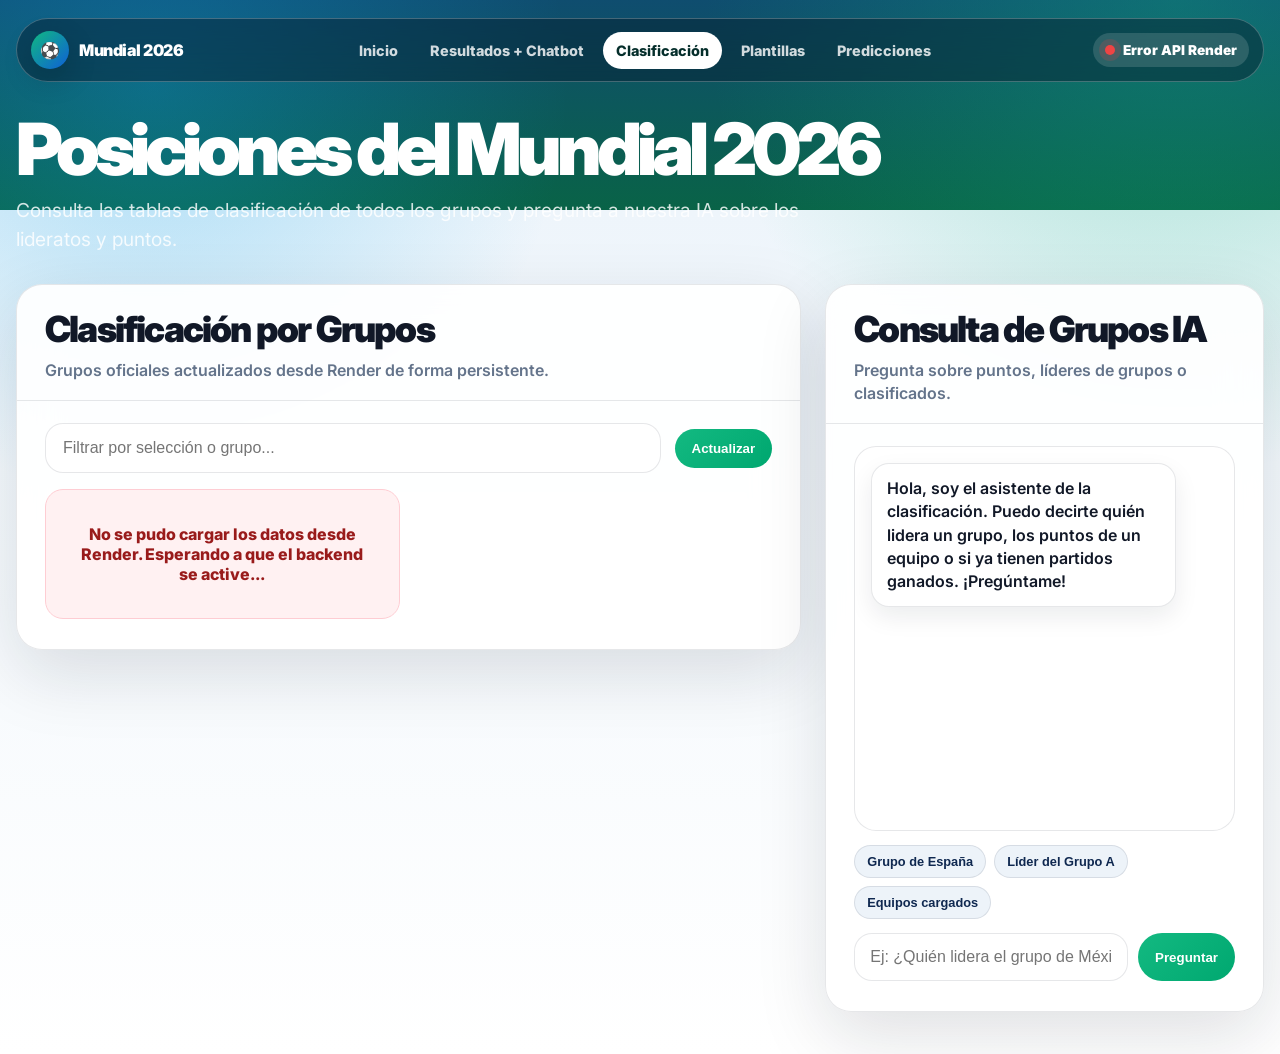
<file: clasificacion.html>
<!DOCTYPE html>
<html lang="es">
<head>
  <meta charset="UTF-8" />
  <meta name="viewport" content="width=device-width, initial-scale=1.0" />
  <title>Mundial 2026 | Clasificación de Grupos e IA</title>
  <link rel="preconnect" href="https://fonts.googleapis.com">
  <link rel="preconnect" href="https://fonts.gstatic.com" crossorigin>
  <link href="https://fonts.googleapis.com/css2?family=Inter:wght@400;600;700;800;900&display=swap" rel="stylesheet">
  <script src="assets/js/api-config.js"></script>
  <style>
    :root {
      --bg: #eef5fb;
      --panel: rgba(255, 255, 255, .92);
      --panel-solid: #ffffff;
      --text: #111827;
      --muted: #64748b;
      --line: rgba(15, 23, 42, .10);
      --blue: #0f5fd7;
      --blue-2: #e9f2ff;
      --green: #00a870;
      --green-2: #e9fff6;
      --red: #dc2626;
      --orange: #f97316;
      --shadow: 0 24px 70px rgba(15, 23, 42, .13);
      --radius: 26px;
    }

    * { box-sizing: border-box; }

    body {
      margin: 0;
      font-family: Inter, system-ui, -apple-system, BlinkMacSystemFont, "Segoe UI", sans-serif;
      color: var(--text);
      background:
        radial-gradient(circle at 12% 8%, rgba(14, 165, 233, .30), transparent 28%),
        radial-gradient(circle at 92% 0%, rgba(16, 185, 129, .33), transparent 30%),
        linear-gradient(180deg, #0f4d6f 0, #096347 210px, var(--bg) 210px, #fff 100%);
      min-height: 100vh;
    }

    a { color: inherit; text-decoration: none; }

    .page {
      width: min(1440px, calc(100% - 32px));
      margin: 0 auto;
      padding: 18px 0 42px;
    }

    .top-nav {
      position: sticky;
      top: 0;
      z-index: 20;
      display: flex;
      align-items: center;
      justify-content: space-between;
      gap: 14px;
      padding: 12px 14px;
      margin-bottom: 34px;
      border: 1px solid rgba(255, 255, 255, .24);
      border-radius: 999px;
      background: rgba(5, 23, 42, .44);
      backdrop-filter: blur(18px);
      color: #fff;
    }

    .brand {
      display: flex;
      align-items: center;
      gap: 10px;
      min-width: 165px;
      font-weight: 900;
      letter-spacing: -.03em;
      white-space: nowrap;
    }

    .brand-badge {
      width: 38px;
      height: 38px;
      display: grid;
      place-items: center;
      border-radius: 50%;
      background: linear-gradient(135deg, #10b981, #0f5fd7);
      box-shadow: 0 10px 30px rgba(0,0,0,.18);
    }

    .nav-links {
      display: flex;
      justify-content: center;
      gap: 6px;
      flex-wrap: wrap;
    }

    .nav-links a {
      text-decoration: none;
      padding: 10px 13px;
      border-radius: 999px;
      color: rgba(255,255,255,.82);
      font-weight: 800;
      font-size: .9rem;
      transition: .18s ease;
    }

    .nav-links a:hover,
    .nav-links a.active {
      color: #052e2b;
      background: #fff;
    }

    .api-pill {
      display: inline-flex;
      align-items: center;
      gap: 8px;
      padding: 9px 12px;
      border-radius: 999px;
      font-weight: 900;
      font-size: .85rem;
      background: rgba(255, 255, 255, .14);
      color: #fff;
      white-space: nowrap;
    }

    .api-dot {
      width: 10px;
      height: 10px;
      border-radius: 50%;
      background: #fbbf24;
      box-shadow: 0 0 0 6px rgba(251,191,36,.16);
    }

    .api-pill.ok .api-dot { background: #22c55e; box-shadow: 0 0 0 6px rgba(34,197,94,.18); }
    .api-pill.error .api-dot { background: #ef4444; box-shadow: 0 0 0 6px rgba(239,68,68,.18); }

    .hero {
      color: #fff;
      margin: 18px 0 30px;
    }

    .hero h1 {
      margin: 0;
      font-size: clamp(2.25rem, 6vw, 4.5rem);
      line-height: .92;
      letter-spacing: -.07em;
      font-weight: 900;
    }

    .hero p {
      max-width: 820px;
      margin: 14px 0 0;
      color: rgba(255,255,255,.82);
      font-size: clamp(1rem, 2vw, 1.2rem);
      line-height: 1.5;
    }

    .main-grid {
      display: grid;
      grid-template-columns: minmax(0, 1.7fr) minmax(360px, .95fr);
      gap: 24px;
      align-items: start;
    }

    .card {
      border: 1px solid var(--line);
      border-radius: var(--radius);
      background: var(--panel);
      backdrop-filter: blur(22px);
      box-shadow: var(--shadow);
      overflow: hidden;
    }

    .card-header {
      padding: 26px 28px 18px;
      border-bottom: 1px solid var(--line);
      display: flex;
      justify-content: space-between;
      align-items: start;
      gap: 18px;
    }

    .card-header h2 {
      margin: 0;
      font-size: clamp(1.6rem, 3vw, 2.25rem);
      letter-spacing: -.05em;
      line-height: 1;
      font-weight: 900;
    }

    .card-header p {
      margin: 12px 0 0;
      color: var(--muted);
      line-height: 1.45;
      font-weight: 600;
    }

    .content { padding: 22px 28px 30px; }

    .toolbar {
      display: grid;
      grid-template-columns: 1fr auto;
      gap: 14px;
      margin-bottom: 16px;
      align-items: center;
    }

    .search {
      width: 100%;
      border: 1px solid var(--line);
      background: #fff;
      border-radius: 18px;
      padding: 15px 17px;
      font-size: 1rem;
      outline: none;
    }

    button, .btn {
      border: 0;
      border-radius: 999px;
      padding: 12px 17px;
      font-weight: 900;
      cursor: pointer;
      color: #0f2850;
      background: #edf3f9;
      border: 1px solid var(--line);
      transition: transform .18s ease, box-shadow .18s ease, background .18s ease;
    }

    button:hover, .btn:hover { transform: translateY(-1px); box-shadow: 0 12px 28px rgba(15,23,42,.10); }
    .btn-primary { background: linear-gradient(135deg, #13b981, #00a870); color: white; border: 0; }

    /* Groups Grid styling */
    .groups {
      display: grid;
      grid-template-columns: repeat(2, minmax(0, 1fr));
      gap: 18px;
    }

    .group-card {
      border: 1px solid var(--line);
      border-radius: 22px;
      overflow: hidden;
      background: #fff;
      box-shadow: 0 12px 28px rgba(15,23,42,.04);
    }

    .group-title {
      display: flex;
      justify-content: space-between;
      padding: 16px 18px;
      background: #f8fafc;
      border-bottom: 1px solid var(--line);
      font-weight: 900;
      font-size: 1.05rem;
    }

    .table-wrap { overflow-x: auto; }

    table {
      width: 100%;
      border-collapse: collapse;
      min-width: 500px;
    }

    th, td {
      padding: 12px 8px;
      border-bottom: 1px solid var(--line);
      text-align: center;
      font-size: 0.88rem;
    }

    th {
      color: var(--muted);
      background: #fbfdff;
      font-size: 0.72rem;
      text-transform: uppercase;
      letter-spacing: .06em;
    }

    td.team {
      text-align: left;
      font-weight: 900;
      display: flex;
      align-items: center;
      gap: 8px;
    }

    .pos { font-weight: 900; color: var(--blue); }

    /* Flags inside classification */
    .table-flag {
      width: 24px;
      height: 24px;
      border-radius: 50%;
      overflow: hidden;
      display: inline-flex;
      align-items: center;
      justify-content: center;
      background: #f1f5f9;
      border: 1px solid var(--line);
      box-shadow: inset 0 -2px 4px rgba(0,0,0,0.06);
      flex-shrink: 0;
    }

    .table-flag img {
      width: 100%;
      height: 100%;
      object-fit: cover;
      border-radius: 50%;
    }

    .flag-img {
      width: 24px;
      height: 18px;
      object-fit: cover;
      border-radius: 4px;
      box-shadow: 0 1px 3px rgba(15,23,42,0.15);
      border: 1px solid rgba(15,23,42,0.08);
      display: inline-block;
      vertical-align: middle;
      margin-right: 4px;
    }

    /* Chat styling */
    .chat-card { position: sticky; top: 88px; }

    .chat-window {
      height: 385px;
      overflow: auto;
      background: rgba(255,255,255,.72);
      border: 1px solid var(--line);
      border-radius: 22px;
      padding: 16px;
      display: flex;
      flex-direction: column;
      gap: 12px;
      margin-bottom: 14px;
    }

    .msg {
      max-width: 88%;
      padding: 13px 15px;
      border-radius: 18px;
      line-height: 1.45;
      font-weight: 600;
      box-shadow: 0 10px 24px rgba(15,23,42,.08);
    }

    .msg.bot { align-self: flex-start; background: #fff; border: 1px solid var(--line); }
    .msg.user { align-self: flex-end; color: #0745a6; background: #dcecff; }
    .msg small { display: block; color: var(--muted); font-weight: 800; margin-bottom: 7px; }

    .quick-row {
      display: flex;
      flex-wrap: wrap;
      gap: 8px;
      margin-bottom: 14px;
    }

    .quick-row button {
      padding: 8px 12px;
      font-size: 0.8rem;
    }

    .chat-form {
      display: grid;
      grid-template-columns: 1fr auto;
      gap: 10px;
      margin-top: 12px;
    }

    .chat-form input {
      border: 1px solid var(--line);
      border-radius: 18px;
      padding: 14px 15px;
      outline: none;
      font-size: 1rem;
      min-width: 0;
    }

    .loading, .empty, .error-box {
      padding: 34px;
      text-align: center;
      font-weight: 800;
      color: var(--muted);
    }

    .error-box { color: #991b1b; background: #fff1f2; border: 1px solid #fecdd3; border-radius: 18px; }

    @media (max-width: 1050px) {
      .main-grid { grid-template-columns: 1fr; }
      .chat-card { position: static; }
      .groups { grid-template-columns: 1fr; }
    }

    @media (max-width: 720px) {
      .page { width: min(100% - 20px, 1440px); padding-top: 10px; }
      .top-nav { border-radius: 24px; align-items: flex-start; flex-direction: column; }
      .brand { width: 100%; justify-content: space-between; }
      .nav-links { width: 100%; justify-content: flex-start; }
      .nav-links a { font-size: .82rem; padding: 9px 10px; }
      .card-header { padding: 22px 20px 16px; flex-direction: column; }
      .content { padding: 18px 20px 24px; }
      .toolbar { grid-template-columns: 1fr; }
      .chat-form { grid-template-columns: 1fr; }
      .hero { margin-top: 10px; }
    }
  </style>
</head>
<body>
  <div class="page">
    <nav class="top-nav">
      <div class="brand">
        <span class="brand-badge">⚽</span>
        <span>Mundial 2026</span>
      </div>
      <div class="nav-links" aria-label="Navegación principal">
        <a href="inicio.html">Inicio</a>
        <a href="index.html">Resultados + Chatbot</a>
        <a href="clasificacion.html" class="active">Clasificación</a>
        <a href="plantillas.html">Plantillas</a>
        <a href="predicciones.html">Predicciones</a>
      </div>
      <div id="apiStatus" class="api-pill"><span class="api-dot"></span><span>Conectando API</span></div>
    </nav>

    <header class="hero">
      <h1>Posiciones del Mundial 2026</h1>
      <p>Consulta las tablas de clasificación de todos los grupos y pregunta a nuestra IA sobre los lideratos y puntos.</p>
    </header>

    <main class="main-grid">
      <section class="card" aria-labelledby="classificationTitle">
        <div class="card-header">
          <div>
            <h2 id="classificationTitle">Clasificación por Grupos</h2>
            <p>Grupos oficiales actualizados desde Render de forma persistente.</p>
          </div>
        </div>
        <div class="content">
          <div class="toolbar">
            <input id="searchInput" class="search" type="search" placeholder="Filtrar por selección o grupo..." />
            <button id="refreshBtn" class="btn-primary" type="button">Actualizar</button>
          </div>
          <div id="groups" class="groups">
            <div class="loading">Cargando clasificación desde Render...</div>
          </div>
        </div>
      </section>

      <aside class="card chat-card" aria-labelledby="chatTitle">
        <div class="card-header">
          <div>
            <h2 id="chatTitle">Consulta de Grupos IA</h2>
            <p>Pregunta sobre puntos, líderes de grupos o clasificados.</p>
          </div>
        </div>
        <div class="content">
          <div id="chatWindow" class="chat-window" aria-live="polite">
            <div class="msg bot">Hola, soy el asistente de la clasificación. Puedo decirte quién lidera un grupo, los puntos de un equipo o si ya tienen partidos ganados. ¡Pregúntame!</div>
          </div>
          <div class="quick-row">
            <button type="button" class="quick" data-q="¿Cómo va el grupo de España?">Grupo de España</button>
            <button type="button" class="quick" data-q="¿Quién lidera el Grupo A?">Líder del Grupo A</button>
            <button type="button" class="quick" data-q="¿Qué equipos están en el Mundial?">Equipos cargados</button>
          </div>
          <form id="chatForm" class="chat-form">
            <input id="chatInput" type="text" placeholder="Ej: ¿Quién lidera el grupo de México?" autocomplete="off" />
            <button class="btn-primary" type="submit">Preguntar</button>
          </form>
        </div>
      </aside>
    </main>
  </div>

  <script src="assets/js/api-config.js"></script>
  <script>
    const API_BASE = (window.MUNDIAL_2026_API_BASE || "https://mundial-2026-api-8dvp.onrender.com").replace(/\/$/, "");

    const state = {
      classification: [],
      search: ""
    };

    const COUNTRY_CODES = {
      "Mexico":"mx", "South Africa":"za", "South Korea":"kr", "Czech Republic":"cz", "Czechia":"cz",
      "Canada":"ca", "Bosnia and Herzegovina":"ba", "Qatar":"qa", "Switzerland":"ch", "Brazil":"br",
      "Morocco":"ma", "Haiti":"ht", "Scotland":"gb-sct", "United States":"us", "USA":"us", "US":"us",
      "Paraguay":"py", "Australia":"au", "Turkey":"tr", "Türkiye":"tr", "Turkiye":"tr", "Germany":"de", "Curaçao":"cw", "Curacao":"cw",
      "Ivory Coast":"ci", "Ecuador":"ec", "Netherlands":"nl", "Japan":"jp", "Sweden":"se", "Tunisia":"tn",
      "Belgium":"be", "Egypt":"eg", "Iran":"ir", "New Zealand":"nz", "Spain":"es", "Cape Verde":"cv",
      "Saudi Arabia":"sa", "Uruguay":"uy", "France":"fr", "Senegal":"sn", "Iraq":"iq", "Norway":"no",
      "Argentina":"ar", "Algeria":"dz", "Austria":"at", "Jordan":"jo", "Portugal":"pt",
      "Democratic Republic of the Congo":"cd", "DR Congo":"cd", "Uzbekistan":"uz", "Colombia":"co",
      "England":"gb-eng", "Croatia":"hr", "Ghana":"gh", "Panama":"pa", "Peru":"pe", "Chile":"cl",
      "Venezuela":"ve", "Bolivia":"bo", "Italy":"it", "Wales":"gb-wls", "Honduras":"hn",
      "Costa Rica":"cr", "Jamaica":"jm", "El Salvador":"sv", "Guatemala":"gt", "Cameroon":"cm",
      "Nigeria":"ng", "Senegal":"sn", "Morocco":"ma", "Tunisia":"tn", "Algeria":"dz", "Egypt":"eg",
      "Ivory Coast":"ci", "Ghana":"gh", "Marruecos": "ma", "Corea del Sur": "kr", "Suiza": "ch",
      "Brasil": "br", "Estados Unidos": "us", "Usa": "us", "Alemania": "de", "Países Bajos": "nl",
      "Japón": "jp", "Bélgica": "be", "Irán": "ir", "España": "es", "Espana": "es", "Francia": "fr",
      "Inglaterra": "gb-eng", "Croacia": "hr", "Panamá": "pa"
    };

    function fixText(value) {
      if (value == null) return "";
      return String(value)
        .replaceAll("Ã¡", "á").replaceAll("Ã©", "é").replaceAll("Ã­", "í").replaceAll("Ã³", "ó").replaceAll("Ãº", "ú")
        .replaceAll("Ã±", "ñ").replaceAll("Ã§", "ç").replaceAll("Ä‡", "ć").replaceAll("ÄÃ­", "í")
        .replaceAll("â", "").replaceAll("\u0000", "").trim();
    }

    function flag(name) {
      if (!name) return "🏳️";
      const key = String(fixText(name)).trim().toLowerCase();
      let code = "";
      for (const [k, v] of Object.entries(COUNTRY_CODES)) {
        if (k.toLowerCase() === key) { code = v; break; }
      }
      if (!code) {
        for (const [k, v] of Object.entries(COUNTRY_CODES)) {
          if (key.includes(k.toLowerCase()) || k.toLowerCase().includes(key)) { code = v; break; }
        }
      }
      if (code) {
        return `<img src="https://flagcdn.com/32x24/${code}.png" class="flag-img" alt="${name}" onerror="this.outerHTML='🏳️'">`;
      }
      return "🏳️";
    }

    function teamFlagBadge(name) {
      if (!name) return '<span class="table-flag">🏳️</span>';
      const key = String(fixText(name)).trim().toLowerCase();
      let code = "";
      for (const [k, v] of Object.entries(COUNTRY_CODES)) {
        if (k.toLowerCase() === key) { code = v; break; }
      }
      if (!code) {
        for (const [k, v] of Object.entries(COUNTRY_CODES)) {
          if (key.includes(k.toLowerCase()) || k.toLowerCase().includes(key)) { code = v; break; }
        }
      }
      if (code) {
        return `<span class="table-flag"><img src="https://flagcdn.com/32x24/${code}.png" alt="${name}" onerror="this.outerHTML='🏳️'"></span>`;
      }
      return '<span class="table-flag">🏳️</span>';
    }

    function setApiStatus(type, text) {
      const el = document.getElementById("apiStatus");
      el.className = `api-pill ${type || ""}`.trim();
      el.querySelector("span:last-child").textContent = text;
    }

    function groupBy(rows, key) {
      return rows.reduce((acc, row) => {
        const k = row[key] || "-";
        (acc[k] || (acc[k] = [])).push(row);
        return acc;
      }, {});
    }

    function teamName(row) {
      return fixText(row.team || row.name || row.team_name || row.country || "Selección");
    }

    function num(row, ...keys) {
      for (const k of keys) {
        if (row[k] !== undefined && row[k] !== null && row[k] !== "") {
          return Number(row[k]) || 0;
        }
      }
      return 0;
    }

    function sortRows(rows) {
      return rows.sort((a, b) =>
        num(b, "points") - num(a, "points") ||
        num(b, "goal_difference", "gd") - num(a, "goal_difference", "gd") ||
        num(b, "goals_for", "gf") - num(a, "goals_for", "gf")
      );
    }

    function renderClassification() {
      const groupsEl = document.getElementById("groups");
      const query = state.search.toLowerCase().trim();

      let filtered = [...state.classification];
      if (query) {
        filtered = filtered.filter(row => {
          const name = teamName(row).toLowerCase();
          const grp = String(row.group || "").toLowerCase();
          return name.includes(query) || grp.includes(query) || query.includes(grp);
        });
      }

      if (!filtered.length) {
        groupsEl.innerHTML = `<div class="empty">No hay filas de clasificación que coincidan con la búsqueda.</div>`;
        return;
      }

      const grouped = groupBy(filtered, "group");
      groupsEl.innerHTML = Object.keys(grouped).sort().map(group => {
        const list = sortRows(grouped[group]);
        return `
          <article class="group-card">
            <div class="group-title">
              <span>Grupo ${group}</span>
              <span>${list.length} equipos</span>
            </div>
            <div class="table-wrap">
              <table>
                <thead>
                  <tr>
                    <th>#</th>
                    <th>Equipo</th>
                    <th>PTS</th>
                    <th>PJ</th>
                    <th>G</th>
                    <th>E</th>
                    <th>P</th>
                    <th>GF</th>
                    <th>GC</th>
                    <th>DG</th>
                  </tr>
                </thead>
                <tbody>
                  ${list.map((r, i) => {
                    const name = teamName(r);
                    return `
                      <tr>
                        <td class="pos">${i + 1}</td>
                        <td class="team">${teamFlagBadge(name)} <span>${name}</span></td>
                        <td><strong>${num(r, "points")}</strong></td>
                        <td>${num(r, "played", "played_games")}</td>
                        <td>${num(r, "wins", "won")}</td>
                        <td>${num(r, "draws", "draw")}</td>
                        <td>${num(r, "losses", "lost")}</td>
                        <td>${num(r, "goals_for", "gf")}</td>
                        <td>${num(r, "goals_against", "ga")}</td>
                        <td>${num(r, "goal_difference", "gd")}</td>
                      </tr>`;
                  }).join("")}
                </tbody>
              </table>
            </div>
          </article>`;
      }).join("");
    }

    async function loadData() {
      const groupsEl = document.getElementById("groups");
      groupsEl.innerHTML = `<div class="loading">Cargando clasificación de grupos desde Render...</div>`;
      setApiStatus("", "Conectando API");
      try {
        const [health, rows] = await Promise.all([
          fetch(`${API_BASE}/health`).then(r => r.json()).catch(() => ({ status: "unknown" })),
          fetch(`${API_BASE}/api/clasificacion`).then(r => r.json())
        ]);
        
        state.classification = Array.isArray(rows) ? rows : [];
        
        // Auto-sincronizar si los datos devueltos están totalmente vacíos
        if (state.classification.length === 0) {
          groupsEl.innerHTML = `<div class="loading">Iniciando sincronización de datos con Render...</div>`;
          await fetch(`${API_BASE}/api/sync`, { method: "POST" });
          const retryRows = await fetch(`${API_BASE}/api/clasificacion`).then(r => r.json());
          state.classification = Array.isArray(retryRows) ? retryRows : [];
        }

        setApiStatus("ok", `Backend operativo · ${state.classification.length} filas`);
        renderClassification();
      } catch (error) {
        console.error(error);
        setApiStatus("error", "Error API Render");
        groupsEl.innerHTML = `<div class="error-box">No se pudo cargar los datos desde Render. Esperando a que el backend se active...</div>`;
      }
    }

    // Heurísticas Locales de la clasificación para el Chatbot
    function getGroupLeader(groupLetter) {
      const char = groupLetter.toUpperCase();
      const inGroup = state.classification.filter(r => String(r.group || "").toUpperCase() === char);
      if (!inGroup.length) return null;
      const sorted = sortRows(inGroup);
      return sorted[0];
    }

    function getTeamRow(queryName) {
      const q = queryName.toLowerCase();
      return state.classification.find(r => teamName(r).toLowerCase().includes(q));
    }

    function localAnswer(question) {
      const q = question.toLowerCase().normalize("NFD").replace(/[\u0300-\u036f]/g, "");
      
      // Líderes
      const groupMatch = q.match(/lidera\s+el\s+grupo\s+([a-h])/i) || q.match(/grupo\s+([a-h])/i);
      if (groupMatch && (q.includes("lider") || q.includes("quien") || q.includes("va primero"))) {
        const letter = groupMatch[1].toUpperCase();
        const leader = getGroupLeader(letter);
        if (leader) {
          return `El líder actual del **Grupo ${letter}** es **${flag(teamName(leader))} ${teamName(leader)}** con **${num(leader, "points")} puntos** en ${num(leader, "played")} partidos jugados.`;
        }
      }

      // Equipos en general
      if (q.includes("españa") || q.includes("espana")) {
        const r = getTeamRow("Spain");
        if (r) {
          return `**${flag("Spain")} España** está en el **Grupo ${r.group}**. Lleva **${num(r, "points")} puntos** (PJ: ${num(r, "played")}, G: ${num(r, "wins")}, E: ${num(r, "draws")}, P: ${num(r, "losses")}).`;
        }
      }
      if (q.includes("mexico") || q.includes("mexico")) {
        const r = getTeamRow("Mexico");
        if (r) {
          return `**${flag("Mexico")} México** está en el **Grupo ${r.group}**. Tiene **${num(r, "points")} puntos** (PJ: ${num(r, "played")}, G: ${num(r, "wins")}, E: ${num(r, "draws")}, P: ${num(r, "losses")}).`;
        }
      }
      if (q.includes("argentina")) {
        const r = getTeamRow("Argentina");
        if (r) {
          return `**${flag("Argentina")} Argentina** está en el **Grupo ${r.group}**. Tiene **${num(r, "points")} puntos** (PJ: ${num(r, "played")}, G: ${num(r, "wins")}, E: ${num(r, "draws")}, P: ${num(r, "losses")}).`;
        }
      }

      // Mostrar todos los equipos cargados
      if (q.includes("equipos") || q.includes("paises") || q.includes("selecciones")) {
        const names = [...new Set(state.classification.map(r => teamName(r)))].sort();
        if (names.length) {
          return `Equipos cargados en la clasificación del Mundial (${names.length}):<br>${names.map(n => `• ${flag(n)} ${n}`).join(", ")}`;
        }
      }

      return null;
    }

    async function answerQuestion(question) {
      // 1. Intentar responder localmente con los datos de clasificación en memoria
      const local = localAnswer(question);
      if (local) return local;

      // 2. Enviar al backend QA de Render
      try {
        const res = await fetch(`${API_BASE}/api/qa`, {
          method: "POST",
          headers: { "Content-Type": "application/json" },
          body: JSON.stringify({ question })
        });
        if (res.ok) {
          const response = await res.json();
          const ans = response.answer || response.response || response.message;
          if (ans && !ans.toLowerCase().includes("no tengo datos")) {
            return fixText(ans);
          }
        }
      } catch (err) {
        console.warn("Error enviando al backend QA, usando respuesta general", err);
      }

      return `Te puedo ayudar a conocer la clasificación del Mundial, quién va primero en cada grupo o los puntos de cualquier selección. Prueba preguntando: **"¿Quién lidera el grupo A?"** o **"¿Cómo va el grupo de España?"**.`;
    }

    function appendMessage(role, html) {
      const chat = document.getElementById("chatWindow");
      const item = document.createElement("div");
      item.className = `msg ${role}`;
      item.innerHTML = html;
      chat.appendChild(item);
      chat.scrollTop = chat.scrollHeight;
    }

    // Form submit y botones rápidos del chatbot
    document.getElementById("chatForm").addEventListener("submit", async event => {
      event.preventDefault();
      const input = document.getElementById("chatInput");
      const text = input.value.trim();
      if (!text) return;
      
      appendMessage("user", text);
      input.value = "";

      appendMessage("bot", '<div class="loading" style="padding:0">Pensando...</div>');
      const answer = await answerQuestion(text);
      const elements = document.getElementById("chatWindow").querySelectorAll(".msg.bot");
      const last = elements[elements.length - 1];
      if (last && last.textContent === "Pensando...") {
        last.innerHTML = answer;
      } else {
        appendMessage("bot", answer);
      }
    });

    document.querySelectorAll(".quick-row button").forEach(btn => {
      btn.addEventListener("click", async () => {
        const q = btn.getAttribute("data-q");
        appendMessage("user", q);
        appendMessage("bot", '<div class="loading" style="padding:0">Pensando...</div>');
        const answer = await answerQuestion(q);
        const elements = document.getElementById("chatWindow").querySelectorAll(".msg.bot");
        const last = elements[elements.length - 1];
        if (last && last.textContent === "Pensando...") {
          last.innerHTML = answer;
        } else {
          appendMessage("bot", answer);
        }
      });
    });

    document.getElementById("refreshBtn").addEventListener("click", loadData);
    document.getElementById("searchInput").addEventListener("input", event => {
      state.search = event.target.value;
      renderClassification();
    });

    // Carga inicial
    loadData();
  </script>
</body>
</html>
</file>
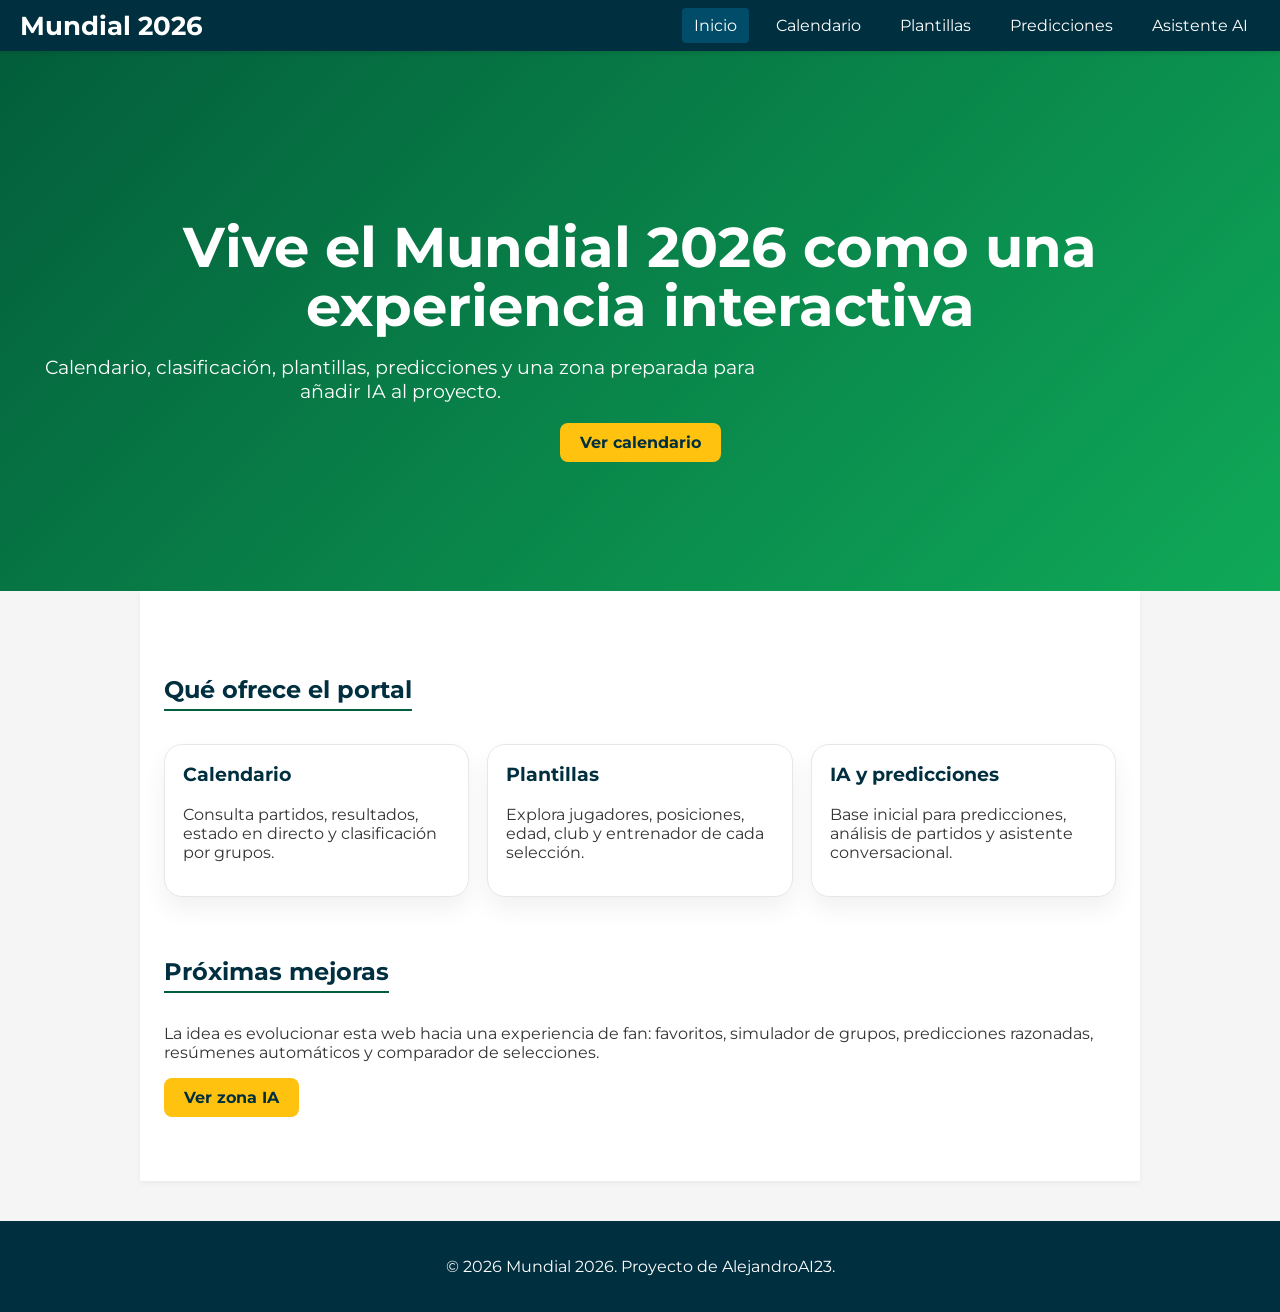
<file: inicio.html>
<!DOCTYPE html>
<html lang="es">
<head>
  <meta charset="UTF-8">
  <title>Mundial 2026 | Portal interactivo</title>
  <meta name="viewport" content="width=device-width, initial-scale=1.0">
  <link rel="preconnect" href="https://fonts.gstatic.com">
  <link href="https://fonts.googleapis.com/css2?family=Montserrat:wght@400;600;700&display=swap" rel="stylesheet">
  <link rel="stylesheet" href="style.css">
</head>
<body>
  <nav class="navbar">
    <div class="logo">Mundial 2026</div>
    <ul class="nav-links">
      <li><a href="inicio.html" class="active">Inicio</a></li>
      <li><a href="index.html">Calendario</a></li>
      <li><a href="plantillas.html">Plantillas</a></li>
      <li><a href="predicciones.html">Predicciones</a></li>
      <li><a href="chatbot.html">Asistente AI</a></li>
    </ul>
  </nav>
  <header class="hero">
    <div class="hero-content">
      <h1>Vive el Mundial 2026 como una experiencia interactiva</h1>
      <p>Calendario, clasificación, plantillas, predicciones y una zona preparada para añadir IA al proyecto.</p>
      <a href="index.html" class="btn-primary">Ver calendario</a>
    </div>
  </header>
  <main class="container">
    <section>
      <h2>Qué ofrece el portal</h2>
      <div class="feature-grid">
        <article class="feature-card"><h3>Calendario</h3><p>Consulta partidos, resultados, estado en directo y clasificación por grupos.</p></article>
        <article class="feature-card"><h3>Plantillas</h3><p>Explora jugadores, posiciones, edad, club y entrenador de cada selección.</p></article>
        <article class="feature-card"><h3>IA y predicciones</h3><p>Base inicial para predicciones, análisis de partidos y asistente conversacional.</p></article>
      </div>
    </section>
    <section>
      <h2>Próximas mejoras</h2>
      <p>La idea es evolucionar esta web hacia una experiencia de fan: favoritos, simulador de grupos, predicciones razonadas, resúmenes automáticos y comparador de selecciones.</p>
      <a href="predicciones.html" class="btn-primary">Ver zona IA</a>
    </section>
  </main>
  <footer><p>&copy; 2026 Mundial 2026. Proyecto de AlejandroAI23.</p></footer>
</body>
</html>
</file>
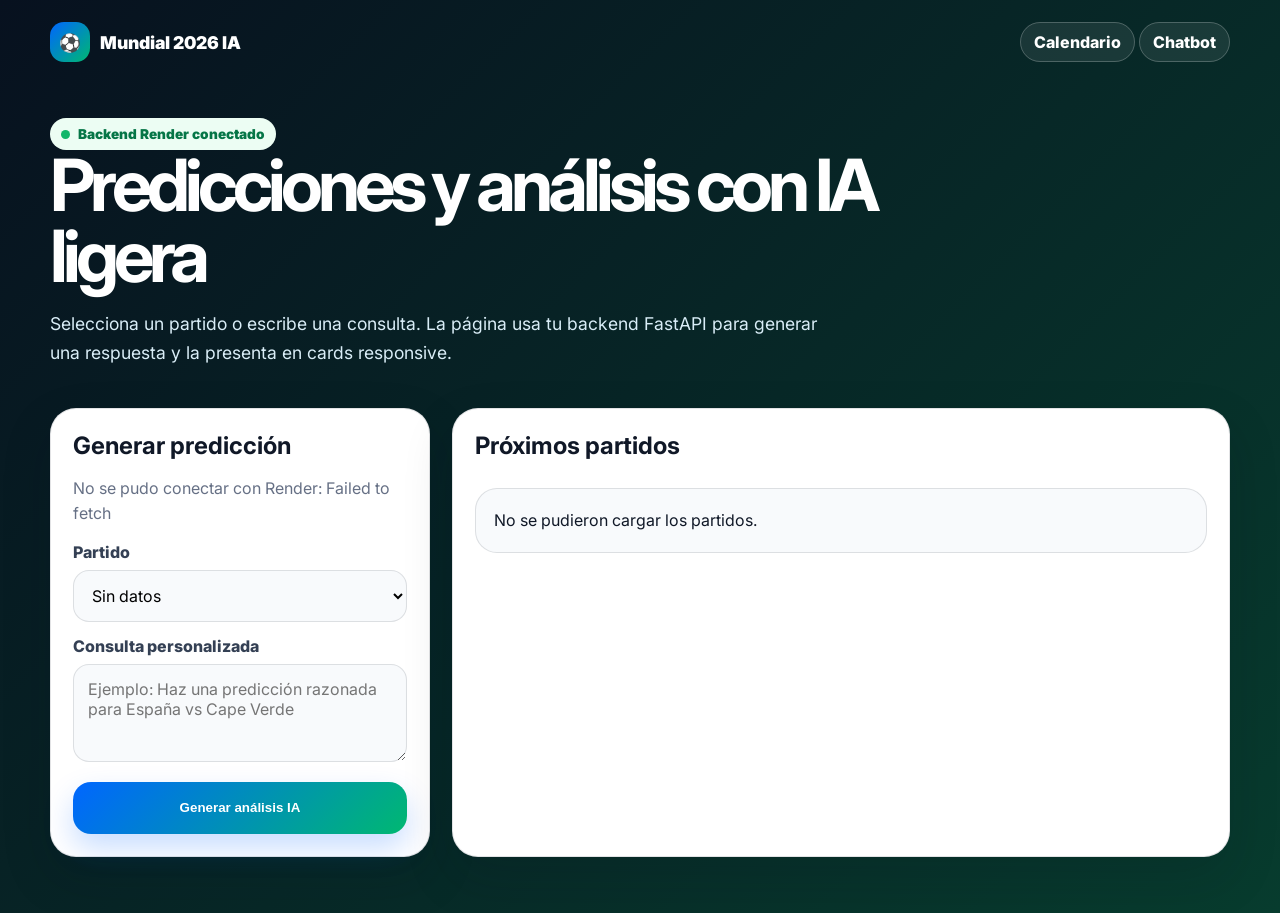
<file: predicciones.html>
<!DOCTYPE html>
<html lang="es">
<head>
  <meta charset="UTF-8" />
  <meta name="viewport" content="width=device-width, initial-scale=1.0" />
  <title>Predicciones IA · Mundial 2026</title>
  <link rel="preconnect" href="https://fonts.gstatic.com" />
  <link href="https://fonts.googleapis.com/css2?family=Inter:wght@400;600;700;800&display=swap" rel="stylesheet" />
  <style>
    :root { --bg:#07111f; --card:#fff; --text:#101827; --muted:#667085; --brand:#0066ff; --green:#00b871; --border:rgba(16,24,40,.12); --shadow:0 20px 50px rgba(7,17,31,.16); }
    * { box-sizing:border-box; }
    body { margin:0; font-family:Inter,system-ui,sans-serif; color:var(--text); background:linear-gradient(135deg,#07111f,#073c2e); min-height:100vh; }
    .wrap { width:min(1180px,calc(100% - 32px)); margin:0 auto; }
    nav { padding:22px 0; display:flex; justify-content:space-between; align-items:center; gap:14px; color:#fff; }
    .brand { font-weight:900; font-size:1.1rem; display:flex; gap:10px; align-items:center; }
    .badge { width:40px; height:40px; display:grid; place-items:center; border-radius:14px; background:linear-gradient(135deg,var(--brand),var(--green)); }
    nav a { color:#fff; text-decoration:none; border:1px solid rgba(255,255,255,.22); padding:9px 13px; border-radius:999px; font-weight:800; background:rgba(255,255,255,.08); }
    header { padding:34px 0 24px; color:#fff; }
    h1 { margin:0; font-size:clamp(2rem,6vw,4.5rem); line-height:.98; letter-spacing:-.07em; max-width:850px; }
    header p { max-width:780px; color:#d9edf7; line-height:1.65; font-size:1.1rem; }
    .grid { display:grid; grid-template-columns:380px minmax(0,1fr); gap:22px; padding-bottom:56px; }
    .card { background:var(--card); border:1px solid var(--border); border-radius:26px; box-shadow:var(--shadow); padding:22px; }
    h2,h3 { margin:0 0 12px; }
    label { display:block; margin:14px 0 8px; font-weight:800; color:#344054; }
    select, textarea { width:100%; border:1px solid var(--border); border-radius:16px; padding:14px; font:inherit; outline:none; background:#f8fafc; }
    textarea { min-height:98px; resize:vertical; }
    button { margin-top:16px; width:100%; min-height:52px; border:0; border-radius:18px; color:#fff; font-weight:900; cursor:pointer; background:linear-gradient(135deg,var(--brand),var(--green)); box-shadow:0 14px 30px rgba(0,102,255,.22); }
    button:disabled { opacity:.6; cursor:not-allowed; }
    .status { color:var(--muted); line-height:1.55; }
    .matches { display:grid; gap:14px; }
    .match-card { border:1px solid var(--border); border-radius:22px; padding:16px; background:#fff; display:grid; gap:10px; }
    .match-title { font-weight:900; font-size:1.05rem; }
    .match-meta { color:var(--muted); font-size:.92rem; }
    .result-card { margin-top:16px; background:#f8fafc; border:1px solid var(--border); border-radius:22px; padding:18px; line-height:1.65; white-space:pre-wrap; }
    .pill { display:inline-flex; align-items:center; gap:8px; font-size:.85rem; font-weight:900; padding:8px 11px; border-radius:999px; background:#ecfdf3; color:#067647; }
    .dot { width:9px; height:9px; border-radius:999px; background:#12b76a; }
    @media(max-width:900px){ nav{align-items:flex-start; flex-direction:column;} .grid{grid-template-columns:1fr;} }
  </style>
</head>
<body>
  <nav class="wrap">
    <div class="brand"><span class="badge">⚽</span> Mundial 2026 IA</div>
    <div><a href="index.html">Calendario</a> <a href="chatbot.html">Chatbot</a></div>
  </nav>

  <header class="wrap">
    <span class="pill"><span class="dot"></span> Backend Render conectado</span>
    <h1>Predicciones y análisis con IA ligera</h1>
    <p>Selecciona un partido o escribe una consulta. La página usa tu backend FastAPI para generar una respuesta y la presenta en cards responsive.</p>
  </header>

  <main class="wrap grid">
    <section class="card">
      <h2>Generar predicción</h2>
      <p class="status" id="status">Cargando partidos desde Render…</p>

      <label for="matchSelect">Partido</label>
      <select id="matchSelect"><option value="">Cargando…</option></select>

      <label for="customQuestion">Consulta personalizada</label>
      <textarea id="customQuestion" placeholder="Ejemplo: Haz una predicción razonada para España vs Cape Verde"></textarea>

      <button id="predictBtn">Generar análisis IA</button>
      <div id="predictionResult" class="result-card" style="display:none"></div>
    </section>

    <section class="card">
      <h2>Próximos partidos</h2>
      <div id="matches" class="matches"></div>
    </section>
  </main>

  <script src="assets/js/api-config.js"></script>
  <script src="assets/js/ai-client.js"></script>
  <script>
    const statusEl = document.getElementById("status");
    const matchSelect = document.getElementById("matchSelect");
    const customQuestion = document.getElementById("customQuestion");
    const predictBtn = document.getElementById("predictBtn");
    const resultEl = document.getElementById("predictionResult");
    const matchesEl = document.getElementById("matches");
    let matches = [];

    function esc(v){ return String(v ?? "").replace(/[&<>'"]/g, ch => ({"&":"&amp;","<":"&lt;",">":"&gt;","'":"&#039;",'"':"&quot;"}[ch])); }
    function teamName(m, side){ return side === "home" ? (m.home_team_name_en || m.home_team_label || "Local") : (m.away_team_name_en || m.away_team_label || "Visitante"); }
    function isUpcoming(m){ return String(m.finished).toLowerCase() !== "true"; }

    async function init(){
      try {
        await Mundial2026Api.health();
        matches = await Mundial2026Api.partidos();
        const upcoming = matches.filter(isUpcoming).slice(0, 20);
        statusEl.textContent = `API conectada. ${upcoming.length} partidos próximos cargados.`;
        matchSelect.innerHTML = upcoming.map((m, idx) => `<option value="${idx}">${esc(teamName(m,"home"))} vs ${esc(teamName(m,"away"))} · Grupo ${esc(m.group || "-")} · ${esc(m.local_date || "")}</option>`).join("");
        matchesEl.innerHTML = upcoming.slice(0, 10).map((m, idx) => `
          <article class="match-card">
            <div class="match-title">${esc(teamName(m,"home"))} vs ${esc(teamName(m,"away"))}</div>
            <div class="match-meta">Grupo ${esc(m.group || "-")} · Jornada ${esc(m.matchday || "-")} · ${esc(m.local_date || "Fecha pendiente")}</div>
            <button type="button" onclick="selectMatch(${idx})">Analizar este partido</button>
          </article>
        `).join("");
      } catch(error) {
        statusEl.textContent = `No se pudo conectar con Render: ${error.message}`;
        matchSelect.innerHTML = `<option value="">Sin datos</option>`;
        matchesEl.innerHTML = `<div class="result-card">No se pudieron cargar los partidos.</div>`;
      }
    }

    window.selectMatch = function(index){
      matchSelect.value = index;
      const m = matches.filter(isUpcoming)[index];
      if (m) customQuestion.value = `Haz una predicción razonada para ${teamName(m,"home")} vs ${teamName(m,"away")}. Ten en cuenta clasificación, goles y estado del torneo.`;
      window.scrollTo({ top: 0, behavior: "smooth" });
    };

    predictBtn.addEventListener("click", async () => {
      const upcoming = matches.filter(isUpcoming);
      const selected = upcoming[Number(matchSelect.value || 0)];
      const home = selected ? teamName(selected,"home") : "";
      const away = selected ? teamName(selected,"away") : "";
      const question = customQuestion.value.trim() || `Haz una predicción razonada para ${home} vs ${away}.`;
      predictBtn.disabled = true;
      resultEl.style.display = "block";
      resultEl.textContent = "Generando análisis con el backend…";
      try {
        let response;
        try {
          response = await Mundial2026Api.prediccion({ home_team: home, away_team: away, match_id: selected?.id, question });
        } catch {
          response = await Mundial2026Api.qa(question);
        }
        resultEl.textContent = Mundial2026Api.getAnswerText(response);
      } catch(error) {
        resultEl.textContent = `Error al generar predicción: ${error.message}`;
      } finally {
        predictBtn.disabled = false;
      }
    });

    init();
  </script>
</body>
</html>
</file>
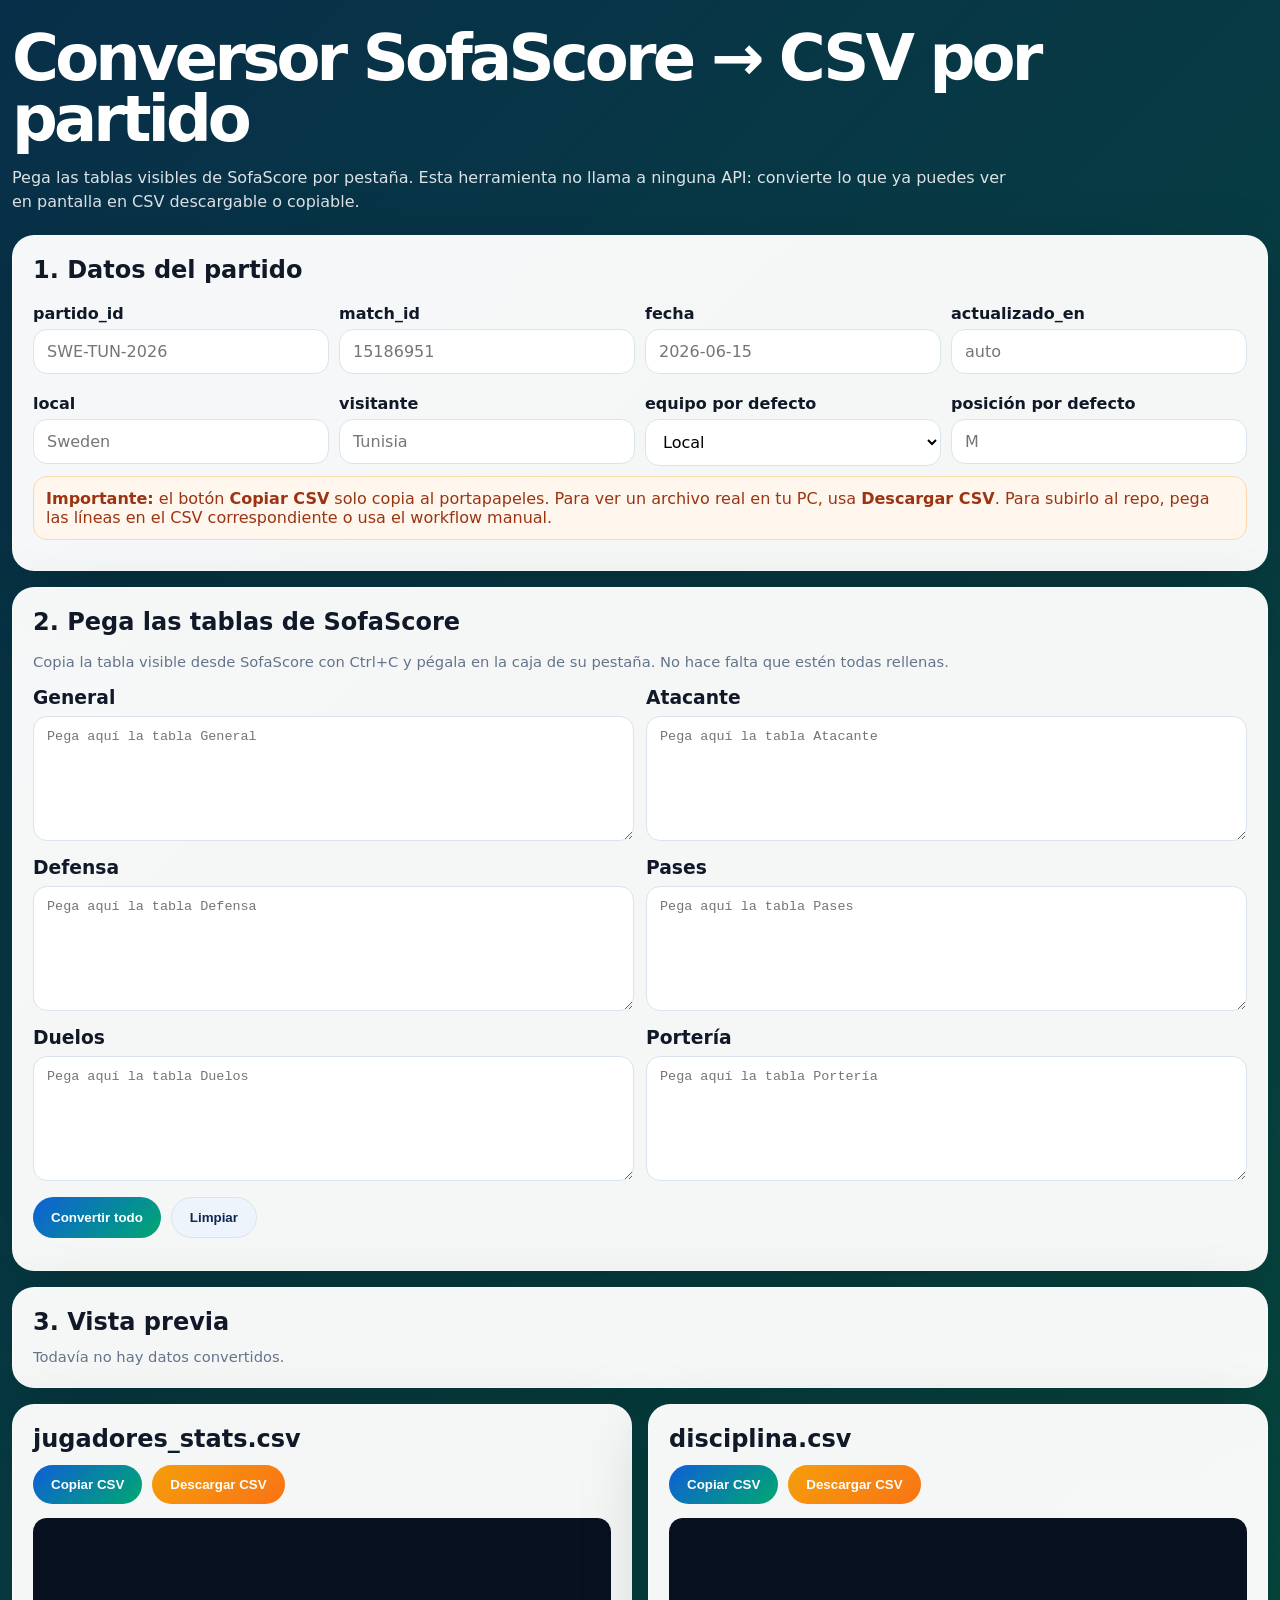
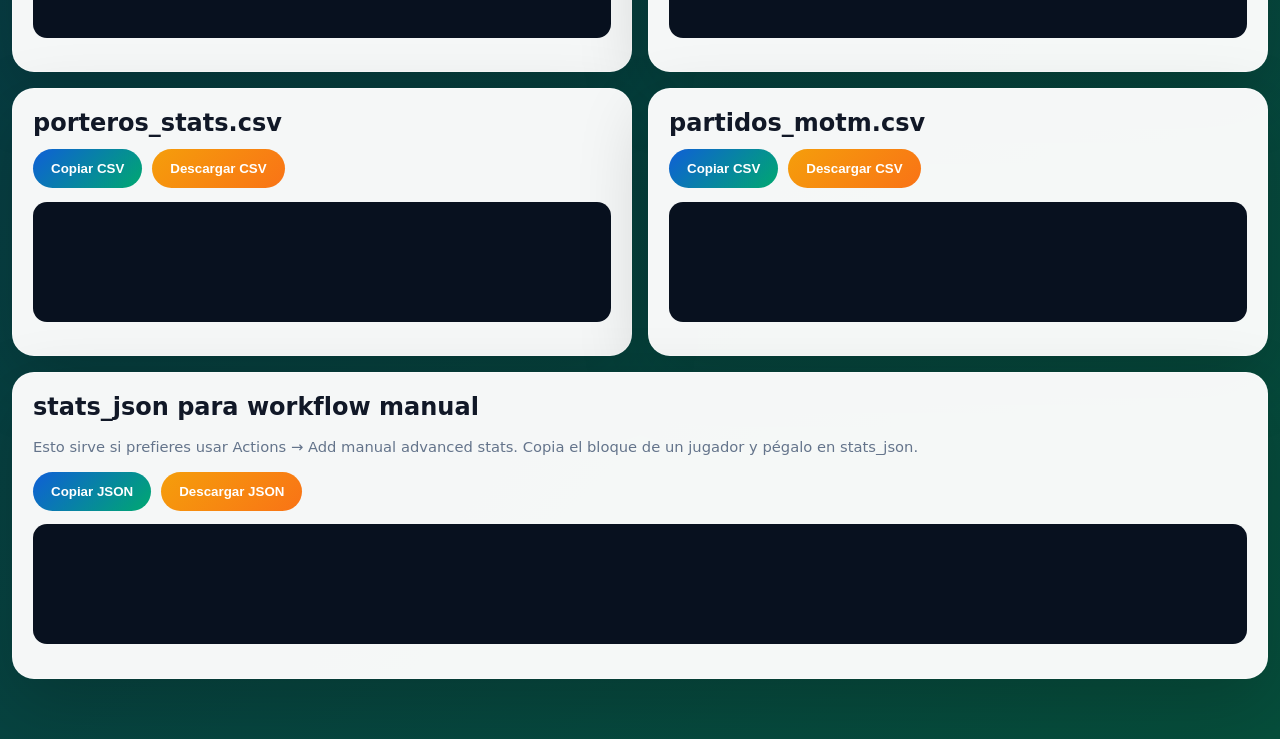
<file: tools/sofascore-table-converter.html>
<!DOCTYPE html>
<html lang="es">
<head>
  <meta charset="UTF-8" />
  <meta name="viewport" content="width=device-width, initial-scale=1.0" />
  <title>Conversor SofaScore a CSV</title>
  <style>
    :root{--bg:#071f2a;--card:#fff;--text:#111827;--muted:#64748b;--line:#dbe3ec;--blue:#0f5fd7;--green:#00a870;--orange:#f97316;--red:#dc2626}
    *{box-sizing:border-box} body{margin:0;font-family:Inter,system-ui,Segoe UI,sans-serif;background:linear-gradient(135deg,#082f49,#064e3b);color:var(--text)}
    .page{width:min(1450px,calc(100% - 24px));margin:0 auto;padding:28px 0 60px}.hero{color:#fff;margin-bottom:20px}.hero h1{margin:0 0 10px;font-size:clamp(2rem,5vw,4.2rem);line-height:.95;letter-spacing:-.06em}.hero p{max-width:1000px;color:rgba(255,255,255,.86);line-height:1.55}
    .grid{display:grid;grid-template-columns:1fr 1fr;gap:16px}.card{background:rgba(255,255,255,.96);border:1px solid rgba(255,255,255,.36);border-radius:22px;padding:20px;box-shadow:0 24px 70px rgba(0,0,0,.18)}.full{grid-column:1/-1}.card h2{margin:0 0 10px}.card h3{margin:0 0 8px}.meta{display:grid;grid-template-columns:repeat(4,1fr);gap:10px}.paste-grid{display:grid;grid-template-columns:repeat(2,1fr);gap:12px}
    label{display:block;font-weight:900;margin:10px 0 6px}input,textarea,select{width:100%;border:1px solid var(--line);border-radius:14px;padding:12px 13px;font:inherit;background:#fff}textarea{min-height:125px;resize:vertical;font-family:ui-monospace,SFMono-Regular,Consolas,monospace;font-size:.84rem}.hint{color:var(--muted);font-size:.92rem;line-height:1.45}.actions{display:flex;gap:10px;flex-wrap:wrap;margin-top:12px}button{border:0;border-radius:999px;padding:12px 18px;font-weight:900;cursor:pointer;color:white;background:linear-gradient(135deg,var(--blue),var(--green))}.btn-secondary{background:#eef4fb;color:#0f2850;border:1px solid var(--line)}.btn-red{background:linear-gradient(135deg,var(--red),var(--orange))}.btn-orange{background:linear-gradient(135deg,#f59e0b,#f97316)}.status{margin-top:12px;font-weight:900;color:#064e3b}
    pre{white-space:pre;overflow:auto;background:#08111f;color:#d8f3dc;padding:14px;border-radius:14px;min-height:120px;font-size:.84rem}table{width:100%;border-collapse:collapse;margin-top:12px;font-size:.86rem}th,td{border-bottom:1px solid var(--line);text-align:left;padding:8px;vertical-align:top}th{background:#f4f7fb;color:#0f2850}.warn{background:#fff7ed;border:1px solid #fed7aa;color:#9a3412;border-radius:14px;padding:12px;margin:10px 0}.ok{background:#ecfdf5;border:1px solid #bbf7d0;color:#166534;border-radius:14px;padding:12px;margin:10px 0}.danger{background:#fef2f2;border:1px solid #fecaca;color:#991b1b;border-radius:14px;padding:12px;margin:10px 0}.pill{display:inline-flex;border-radius:999px;padding:4px 8px;background:#e8f3ff;color:#064fb4;font-weight:900;font-size:.78rem}
    @media(max-width:950px){.grid,.paste-grid{grid-template-columns:1fr}.meta{grid-template-columns:1fr}.page{width:min(100% - 16px,1450px)}textarea{min-height:150px}}
  </style>
</head>
<body>
<main class="page">
  <section class="hero">
    <h1>Conversor SofaScore → CSV por partido</h1>
    <p>Pega las tablas visibles de SofaScore por pestaña. Esta herramienta no llama a ninguna API: convierte lo que ya puedes ver en pantalla en CSV descargable o copiable.</p>
  </section>

  <section class="grid">
    <div class="card full">
      <h2>1. Datos del partido</h2>
      <div class="meta">
        <div><label>partido_id</label><input id="partidoId" placeholder="SWE-TUN-2026"></div>
        <div><label>match_id</label><input id="matchId" placeholder="15186951"></div>
        <div><label>fecha</label><input id="fecha" placeholder="2026-06-15"></div>
        <div><label>actualizado_en</label><input id="updatedAt" placeholder="auto"></div>
        <div><label>local</label><input id="local" placeholder="Sweden"></div>
        <div><label>visitante</label><input id="visitante" placeholder="Tunisia"></div>
        <div><label>equipo por defecto</label><select id="defaultTeam"><option value="local">Local</option><option value="visitante">Visitante</option></select></div>
        <div><label>posición por defecto</label><input id="posDefault" placeholder="M"></div>
      </div>
      <div class="warn"><strong>Importante:</strong> el botón <strong>Copiar CSV</strong> solo copia al portapapeles. Para ver un archivo real en tu PC, usa <strong>Descargar CSV</strong>. Para subirlo al repo, pega las líneas en el CSV correspondiente o usa el workflow manual.</div>
    </div>

    <div class="card full">
      <h2>2. Pega las tablas de SofaScore</h2>
      <p class="hint">Copia la tabla visible desde SofaScore con Ctrl+C y pégala en la caja de su pestaña. No hace falta que estén todas rellenas.</p>
      <div class="paste-grid">
        <div><h3>General</h3><textarea id="rawGeneral" placeholder="Pega aquí la tabla General"></textarea></div>
        <div><h3>Atacante</h3><textarea id="rawAtacante" placeholder="Pega aquí la tabla Atacante"></textarea></div>
        <div><h3>Defensa</h3><textarea id="rawDefensa" placeholder="Pega aquí la tabla Defensa"></textarea></div>
        <div><h3>Pases</h3><textarea id="rawPases" placeholder="Pega aquí la tabla Pases"></textarea></div>
        <div><h3>Duelos</h3><textarea id="rawDuelos" placeholder="Pega aquí la tabla Duelos"></textarea></div>
        <div><h3>Portería</h3><textarea id="rawPorteria" placeholder="Pega aquí la tabla Portería"></textarea></div>
      </div>
      <div class="actions">
        <button onclick="convertAll()">Convertir todo</button>
        <button class="btn-secondary" onclick="clearAll()">Limpiar</button>
      </div>
      <div id="globalStatus" class="status"></div>
    </div>

    <div class="card full">
      <h2>3. Vista previa</h2>
      <div id="preview" class="hint">Todavía no hay datos convertidos.</div>
    </div>

    <div class="card">
      <h2>jugadores_stats.csv</h2>
      <div class="actions">
        <button onclick="copyOutput('playersCsv')">Copiar CSV</button>
        <button class="btn-orange" onclick="downloadOutput('playersCsv','jugadores_stats_nuevas_filas.csv')">Descargar CSV</button>
      </div>
      <pre id="playersCsv"></pre>
    </div>

    <div class="card">
      <h2>disciplina.csv</h2>
      <div class="actions">
        <button onclick="copyOutput('disciplineCsv')">Copiar CSV</button>
        <button class="btn-orange" onclick="downloadOutput('disciplineCsv','disciplina_nuevas_filas.csv')">Descargar CSV</button>
      </div>
      <pre id="disciplineCsv"></pre>
    </div>

    <div class="card">
      <h2>porteros_stats.csv</h2>
      <div class="actions">
        <button onclick="copyOutput('keepersCsv')">Copiar CSV</button>
        <button class="btn-orange" onclick="downloadOutput('keepersCsv','porteros_stats_nuevas_filas.csv')">Descargar CSV</button>
      </div>
      <pre id="keepersCsv"></pre>
    </div>

    <div class="card">
      <h2>partidos_motm.csv</h2>
      <div class="actions">
        <button onclick="copyOutput('motmCsv')">Copiar CSV</button>
        <button class="btn-orange" onclick="downloadOutput('motmCsv','partidos_motm_nuevas_filas.csv')">Descargar CSV</button>
      </div>
      <pre id="motmCsv"></pre>
    </div>

    <div class="card full">
      <h2>stats_json para workflow manual</h2>
      <p class="hint">Esto sirve si prefieres usar Actions → Add manual advanced stats. Copia el bloque de un jugador y pégalo en stats_json.</p>
      <div class="actions">
        <button onclick="copyOutput('jsonOutput')">Copiar JSON</button>
        <button class="btn-orange" onclick="downloadOutput('jsonOutput','stats_json_generado.json')">Descargar JSON</button>
      </div>
      <pre id="jsonOutput"></pre>
    </div>
  </section>
</main>

<script>
const PLAYER_HEADER = ['partido_id','match_id','fecha','jugador_id','jugador','pais','rival','posicion','titular','minutos','goles','asistencias','disparos','tiros_puerta','pases_clave','regates_exitosos','faltas_cometidas','faltas_recibidas','fueras_juego','rating','fecha_nacimiento','fuente','actualizado_en','es_ejemplo'];
const DISC_HEADER = ['partido_id','match_id','fecha','jugador_id','jugador','pais','rival','amarillas','segundas_amarillas','rojas','faltas_cometidas','faltas_recibidas','fuente','actualizado_en','es_ejemplo'];
const GK_HEADER = ['partido_id','match_id','fecha','portero_id','portero','pais','rival','titular','minutos','saves','saves_area','goles_encajados','porterias_cero','penaltis_parados','rating','fuente','actualizado_en','es_ejemplo'];
const MOTM_HEADER = ['partido_id','match_id','fecha','local','visitante','jugador_id','jugador','pais','rating','criterio','fuente','actualizado_en','es_ejemplo'];
const POSITIONS = new Set(['G','GK','D','M','F','Goalkeeper','Defender','Midfielder','Forward','Portero','Defensa','Centrocampista','Delantero']);

let lastRows = [];

function meta(){
  const local = val('local');
  const visitante = val('visitante');
  const def = document.getElementById('defaultTeam').value === 'visitante' ? visitante : local;
  return {partido_id:val('partidoId'),match_id:val('matchId'),fecha:val('fecha'),local,visitante,defaultTeam:def,updated:val('updatedAt') || new Date().toISOString(),posDefault:val('posDefault') || 'M'};
}
function val(id){return document.getElementById(id).value.trim()}
function norm(s){return String(s||'').trim()}
function num(s){const m=String(s||'').replace(',','.').match(/-?\d+(\.\d+)?/);return m?Number(m[0]):0}
function cleanName(s){return norm(s).replace(/^\d+\s+/,'').replace(/[⭐★🟨🟥]/g,'').trim()}
function isTeam(x,m){x=norm(x).toLowerCase();return x && (x===m.local.toLowerCase() || x===m.visitante.toLowerCase())}
function isPos(x){return POSITIONS.has(norm(x)) || ['g','d','m','f'].includes(norm(x).toLowerCase())}
function csvEscape(v){v=String(v??'');return /[",\n]/.test(v)?'"'+v.replaceAll('"','""')+'"':v}
function toCsv(headers, rows){return [headers.join(','), ...rows.map(r=>headers.map(h=>csvEscape(r[h]??'')).join(','))].join('\n')}
function key(name){return cleanName(name).toLowerCase().normalize('NFD').replace(/[\u0300-\u036f]/g,'')}
function getPlayer(map, name, pais){const k=key(name); if(!k) return null; if(!map[k]) map[k]={jugador:cleanName(name),pais:pais||'',rival:'',posicion:'',titular:true,minutos:0,goles:0,asistencias:0,disparos:0,tiros_puerta:0,pases_clave:0,regates_exitosos:0,faltas_cometidas:0,faltas_recibidas:0,fueras_juego:0,rating:0,saves:0,goles_encajados:0,porterias_cero:0,penaltis_parados:0,es_portero:false}; return map[k]}

function parseTabular(raw, section, players, m){
  const lines = raw.split(/\r?\n/).map(x=>x.trim()).filter(Boolean);
  if(!lines.length) return;
  // Caso ideal: filas copiadas como tabla con tabuladores.
  const tabRows = lines.filter(l=>l.includes('\t')).map(l=>l.split('\t').map(norm).filter(Boolean));
  if(tabRows.length){
    tabRows.forEach(cols=>parseCols(cols, section, players, m));
    return;
  }
  // Caso frecuente en SofaScore: una celda por línea. Detecta equipo + nombre + valores hasta siguiente equipo.
  let i=0;
  while(i<lines.length){
    if(!isTeam(lines[i],m)){i++;continue;}
    const team=lines[i];
    const name=cleanName(lines[i+1]||'');
    if(!name || isTeam(name,m)){i++;continue;}
    const vals=[]; i+=2;
    while(i<lines.length && !isTeam(lines[i],m)){vals.push(lines[i]); i++;}
    parseCells(team,name,vals,section,players,m);
  }
}

function parseCols(cols, section, players, m){
  let team = cols.find(c=>isTeam(c,m)) || m.defaultTeam;
  let nameIdx = cols.findIndex(c=>c && !isTeam(c,m) && !isPos(c) && /[A-Za-zÁÉÍÓÚáéíóúÑñÖöÜüÄä]/.test(c) && !c.toLowerCase().includes('goles') && !c.toLowerCase().includes('pases') && !c.toLowerCase().includes('valor'));
  if(nameIdx < 0) return;
  const name = cleanName(cols[nameIdx]);
  const vals = cols.slice(nameIdx+1);
  parseCells(team,name,vals,section,players,m);
}

function parseCells(team,name,vals,section,players,m){
  const p=getPlayer(players,name,team); if(!p) return;
  p.pais = p.pais || team;
  p.rival = p.pais===m.local ? m.visitante : m.local;
  const pos = vals.find(isPos);
  if(pos) p.posicion = pos;
  if(['G','GK','Portero','Goalkeeper'].includes(pos)) p.es_portero=true;
  const numbers = vals.filter(v=>/^-?\d/.test(v) || /\d+\/\d+/.test(v));
  const note = vals.join(' ').toLowerCase();
  if(section==='general'){
    if(numbers[0]) p.goles = Math.max(p.goles,num(numbers[0]));
    if(numbers[1]) p.asistencias = Math.max(p.asistencias,num(numbers[1]));
    const minute = vals.find(v=>/\d+'/.test(v)); if(minute) p.minutos=Math.max(p.minutos,num(minute));
    const rating = vals.slice().reverse().find(v=>/^\d+(\.\d+)?$/.test(v) && num(v)<=10); if(rating) p.rating=Math.max(p.rating,num(rating));
  }
  if(section==='atacante'){
    if(numbers[0]) p.tiros_puerta=Math.max(p.tiros_puerta,num(numbers[0]));
    if(numbers[2]) p.disparos=Math.max(p.disparos,num(numbers[0])+num(numbers[2]));
    const reg = vals.find(v=>/\(\d+\)/.test(v)); if(reg) p.regates_exitosos=Math.max(p.regates_exitosos,num((reg.match(/\((\d+)\)/)||[])[1]));
  }
  if(section==='pases'){
    const pc = numbers.find(v=>/^\d+\/\d+/.test(v)); if(pc){ const mm=pc.match(/^(\d+)\/\d+/); p.pases_precisos=Number(mm[1]); }
    if(numbers[2]) p.pases_clave=Math.max(p.pases_clave,num(numbers[2]));
  }
  if(section==='duelos'){
    const faltasIdx = vals.findIndex(v=>norm(v).toLowerCase()==='faltas');
    if(numbers[4]) p.faltas_cometidas=Math.max(p.faltas_cometidas,num(numbers[4]));
    if(numbers[5]) p.faltas_recibidas=Math.max(p.faltas_recibidas,num(numbers[5]));
    if(numbers[6]) p.fueras_juego=Math.max(p.fueras_juego,num(numbers[6]));
    const rating = vals.slice().reverse().find(v=>/^\d+(\.\d+)?$/.test(v) && num(v)<=10); if(rating) p.rating=Math.max(p.rating,num(rating));
  }
  if(section==='porteria'){
    p.es_portero=true;
    if(numbers[0]) p.saves=Math.max(p.saves,num(numbers[0]));
    if(numbers[1]) p.goles_encajados=Math.max(p.goles_encajados,Math.abs(num(numbers[1])));
    if(numbers[3]) p.penaltis_parados=Math.max(p.penaltis_parados,num(numbers[3]));
    p.porterias_cero = p.goles_encajados===0 ? 1 : 0;
    const rating = vals.slice().reverse().find(v=>/^\d+(\.\d+)?$/.test(v) && num(v)<=10); if(rating) p.rating=Math.max(p.rating,num(rating));
  }
  if(note.includes('amarilla')) p.amarillas = Math.max(p.amarillas||0,1);
  if(note.includes('roja')) p.rojas = Math.max(p.rojas||0,1);
}

function convertAll(){
  const m=meta();
  if(!m.partido_id || !m.match_id || !m.fecha || !m.local || !m.visitante){document.getElementById('globalStatus').innerHTML='<span style="color:#b91c1c">Rellena partido_id, match_id, fecha, local y visitante.</span>';return;}
  const players={};
  parseTabular(val('rawGeneral'),'general',players,m);
  parseTabular(val('rawAtacante'),'atacante',players,m);
  parseTabular(val('rawDefensa'),'defensa',players,m);
  parseTabular(val('rawPases'),'pases',players,m);
  parseTabular(val('rawDuelos'),'duelos',players,m);
  parseTabular(val('rawPorteria'),'porteria',players,m);
  const arr=Object.values(players).filter(p=>p.jugador);
  lastRows=arr;
  const playerRows=arr.map(p=>({partido_id:m.partido_id,match_id:m.match_id,fecha:m.fecha,jugador_id:'',jugador:p.jugador,pais:p.pais,rival:p.rival,posicion:p.posicion||m.posDefault,titular:true,minutos:p.minutos||0,goles:p.goles||0,asistencias:p.asistencias||0,disparos:p.disparos||0,tiros_puerta:p.tiros_puerta||0,pases_clave:p.pases_clave||0,regates_exitosos:p.regates_exitosos||0,faltas_cometidas:p.faltas_cometidas||0,faltas_recibidas:p.faltas_recibidas||0,fueras_juego:p.fueras_juego||0,rating:p.rating||0,fecha_nacimiento:'',fuente:'manual-sofascore-table',actualizado_en:m.updated,es_ejemplo:'false'}));
  const discRows=arr.map(p=>({partido_id:m.partido_id,match_id:m.match_id,fecha:m.fecha,jugador_id:'',jugador:p.jugador,pais:p.pais,rival:p.rival,amarillas:p.amarillas||0,segundas_amarillas:0,rojas:p.rojas||0,faltas_cometidas:p.faltas_cometidas||0,faltas_recibidas:p.faltas_recibidas||0,fuente:'manual-sofascore-table',actualizado_en:m.updated,es_ejemplo:'false'}));
  const keeperRows=arr.filter(p=>p.es_portero || ['G','GK'].includes(String(p.posicion).toUpperCase())).map(p=>({partido_id:m.partido_id,match_id:m.match_id,fecha:m.fecha,portero_id:'',portero:p.jugador,pais:p.pais,rival:p.rival,titular:true,minutos:p.minutos||90,saves:p.saves||0,saves_area:0,goles_encajados:p.goles_encajados||0,porterias_cero:p.porterias_cero||0,penaltis_parados:p.penaltis_parados||0,rating:p.rating||0,fuente:'manual-sofascore-table',actualizado_en:m.updated,es_ejemplo:'false'}));
  const best=arr.filter(p=>Number(p.rating)>0).sort((a,b)=>Number(b.rating)-Number(a.rating))[0];
  const motmRows=best?[{partido_id:m.partido_id,match_id:m.match_id,fecha:m.fecha,local:m.local,visitante:m.visitante,jugador_id:'',jugador:best.jugador,pais:best.pais,rating:best.rating,criterio:'rating_mas_alto_visible_sofascore',fuente:'manual-sofascore-table',actualizado_en:m.updated,es_ejemplo:'false'}]:[];
  document.getElementById('playersCsv').textContent=toCsv(PLAYER_HEADER,playerRows);
  document.getElementById('disciplineCsv').textContent=toCsv(DISC_HEADER,discRows);
  document.getElementById('keepersCsv').textContent=toCsv(GK_HEADER,keeperRows);
  document.getElementById('motmCsv').textContent=toCsv(MOTM_HEADER,motmRows);
  document.getElementById('jsonOutput').textContent=JSON.stringify(arr.map(p=>({jugador:p.jugador,pais:p.pais,rival:p.rival,stats_json:{posicion:p.posicion||m.posDefault,titular:true,minutos:p.minutos||0,goles:p.goles||0,asistencias:p.asistencias||0,amarillas:p.amarillas||0,rojas:p.rojas||0,faltas_cometidas:p.faltas_cometidas||0,faltas_recibidas:p.faltas_recibidas||0,fueras_juego:p.fueras_juego||0,saves:p.saves||0,goles_encajados:p.goles_encajados||0,rating:p.rating||0,es_portero:!!p.es_portero,motm:best&&best.jugador===p.jugador}})),null,2);
  renderPreview(arr,best);
  document.getElementById('globalStatus').textContent=`Convertidos ${arr.length} jugadores. Ahora puedes copiar o descargar los CSV generados.`;
}

function renderPreview(arr,best){
  if(!arr.length){document.getElementById('preview').innerHTML='<div class="danger">No he detectado jugadores. Prueba a copiar más columnas o pega la tabla completa.</div>';return;}
  document.getElementById('preview').innerHTML='<div class="ok"><strong>Datos generados en el navegador.</strong> No se han subido a GitHub todavía. Descarga el CSV o copia las filas y pégalas en el archivo correspondiente.</div>'+`<p><span class="pill">Jugadores: ${arr.length}</span> <span class="pill">Porteros: ${arr.filter(p=>p.es_portero).length}</span> <span class="pill">MOTM probable: ${best?best.jugador+' ('+best.rating+')':'sin rating'}</span></p>`+'<table><thead><tr><th>Jugador</th><th>Equipo</th><th>Pos.</th><th>G</th><th>A</th><th>Faltas</th><th>Recibidas</th><th>Offside</th><th>Saves</th><th>Rating</th></tr></thead><tbody>'+arr.map(p=>`<tr><td>${p.jugador}</td><td>${p.pais}</td><td>${p.posicion||''}</td><td>${p.goles||0}</td><td>${p.asistencias||0}</td><td>${p.faltas_cometidas||0}</td><td>${p.faltas_recibidas||0}</td><td>${p.fueras_juego||0}</td><td>${p.saves||0}</td><td>${p.rating||0}</td></tr>`).join('')+'</tbody></table>';
}

async function copyOutput(id){
  const text=document.getElementById(id).textContent.trim();
  if(!text){alert('No hay contenido para copiar. Pulsa primero Convertir todo.');return;}
  await navigator.clipboard.writeText(text);
  document.getElementById('globalStatus').textContent='Copiado al portapapeles. No se ha creado ningún archivo todavía.';
}
function downloadOutput(id,filename){
  const text=document.getElementById(id).textContent.trim();
  if(!text){alert('No hay contenido para descargar. Pulsa primero Convertir todo.');return;}
  const blob=new Blob([text+'\n'],{type:filename.endsWith('.json')?'application/json;charset=utf-8':'text/csv;charset=utf-8'});
  const url=URL.createObjectURL(blob);
  const a=document.createElement('a');a.href=url;a.download=filename;document.body.appendChild(a);a.click();a.remove();URL.revokeObjectURL(url);
  document.getElementById('globalStatus').textContent='Archivo descargado. Revísalo en tu carpeta Descargas.';
}
function clearAll(){['rawGeneral','rawAtacante','rawDefensa','rawPases','rawDuelos','rawPorteria','playersCsv','disciplineCsv','keepersCsv','motmCsv','jsonOutput'].forEach(id=>document.getElementById(id).value?document.getElementById(id).value='':document.getElementById(id).textContent='');document.getElementById('preview').textContent='Todavía no hay datos convertidos.';document.getElementById('globalStatus').textContent='';}
</script>
</body>
</html>
</file>
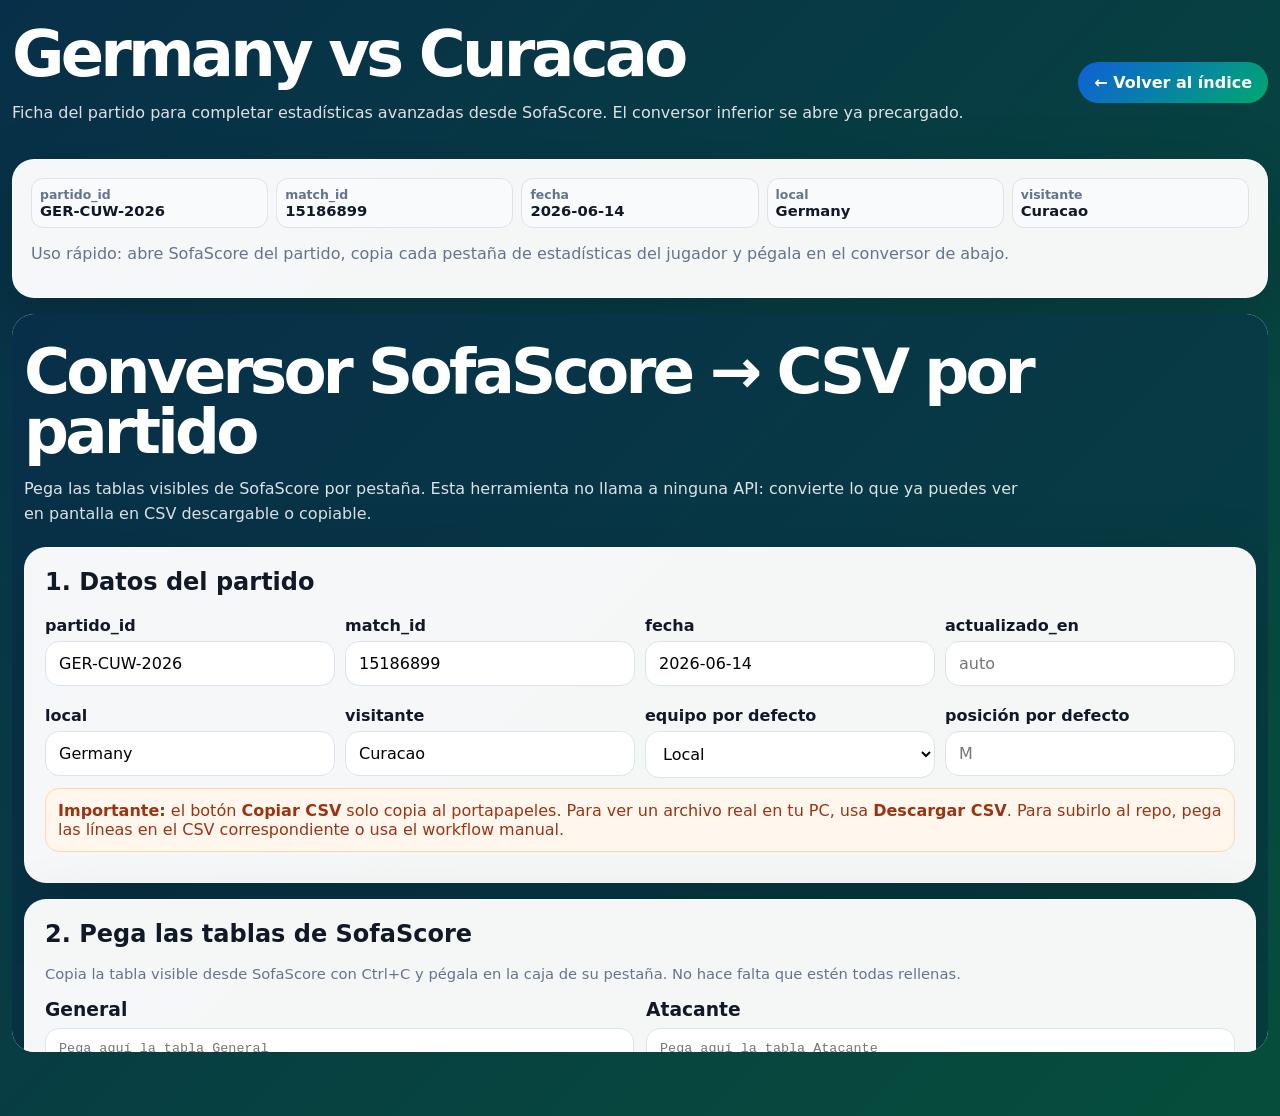
<file: tools/sofascore-partidos/GER-CUW-2026.html>
<!DOCTYPE html>
<html lang="es">
<head><meta charset="UTF-8"><meta name="viewport" content="width=device-width, initial-scale=1.0"><title>GER-CUW-2026 · Conversor SofaScore</title><style>
:root{--bg:#071f2a;--card:#fff;--text:#111827;--muted:#64748b;--line:#dbe3ec;--blue:#0f5fd7;--green:#00a870}
*{box-sizing:border-box}body{margin:0;font-family:Inter,system-ui,Segoe UI,sans-serif;background:linear-gradient(135deg,#082f49,#064e3b);color:var(--text)}
.page{width:min(1400px,calc(100% - 24px));margin:0 auto;padding:24px 0 60px}.hero{color:#fff;margin-bottom:18px}.hero h1{margin:0 0 8px;font-size:clamp(2rem,5vw,4rem);letter-spacing:-.06em;line-height:.95}.hero p{color:rgba(255,255,255,.86);line-height:1.5}.card{background:rgba(255,255,255,.96);border:1px solid rgba(255,255,255,.34);border-radius:22px;padding:18px;box-shadow:0 24px 70px rgba(0,0,0,.18);margin-bottom:16px}.grid{display:grid;grid-template-columns:repeat(auto-fill,minmax(280px,1fr));gap:12px}.match{display:block;text-decoration:none;color:inherit;border:1px solid var(--line);border-radius:18px;padding:15px;background:#fff}.match:hover{outline:3px solid rgba(15,95,215,.18)}.match strong{font-size:1.05rem}.pill{display:inline-flex;border-radius:999px;background:#e9f7f1;color:#067647;padding:4px 8px;font-weight:900;font-size:.78rem}.muted{color:var(--muted)}.btn{display:inline-flex;text-decoration:none;background:linear-gradient(135deg,var(--blue),var(--green));color:#fff;border-radius:999px;padding:11px 16px;font-weight:900}.frame{width:100%;height:82vh;border:0;border-radius:22px;background:#fff}.top{display:flex;align-items:center;justify-content:space-between;gap:12px;flex-wrap:wrap}.mini{display:grid;grid-template-columns:repeat(5,1fr);gap:8px}.mini div{background:#f8fafc;border:1px solid var(--line);border-radius:12px;padding:8px}.mini span{display:block;color:var(--muted);font-size:.78rem;font-weight:900}.mini strong{display:block;font-size:.92rem}@media(max-width:800px){.mini{grid-template-columns:1fr}.frame{height:86vh}}
</style></head>
<body>
<main class="page">
  <section class="hero top">
    <div><h1>Germany vs Curacao</h1><p>Ficha del partido para completar estadísticas avanzadas desde SofaScore. El conversor inferior se abre ya precargado.</p></div>
    <a class="btn" href="index.html">← Volver al índice</a>
  </section>
  <section class="card">
    <div class="mini">
      <div><span>partido_id</span><strong>GER-CUW-2026</strong></div>
      <div><span>match_id</span><strong>15186899</strong></div>
      <div><span>fecha</span><strong>2026-06-14</strong></div>
      <div><span>local</span><strong>Germany</strong></div>
      <div><span>visitante</span><strong>Curacao</strong></div>
    </div>
    <p class="muted">Uso rápido: abre SofaScore del partido, copia cada pestaña de estadísticas del jugador y pégala en el conversor de abajo.</p>
  </section>
  <iframe id="converter" class="frame" src="../sofascore-table-converter.html"></iframe>
</main>
<script>
const preset = {partidoId:'GER-CUW-2026', matchId:'15186899', fecha:'2026-06-14', local:'Germany', visitante:'Curacao'};
const frame = document.getElementById('converter');
frame.addEventListener('load', () => {
  const d = frame.contentDocument || frame.contentWindow.document;
  Object.entries(preset).forEach(([id,value]) => { const el = d.getElementById(id); if(el) el.value = value; });
});
</script>
</body></html>
</file>
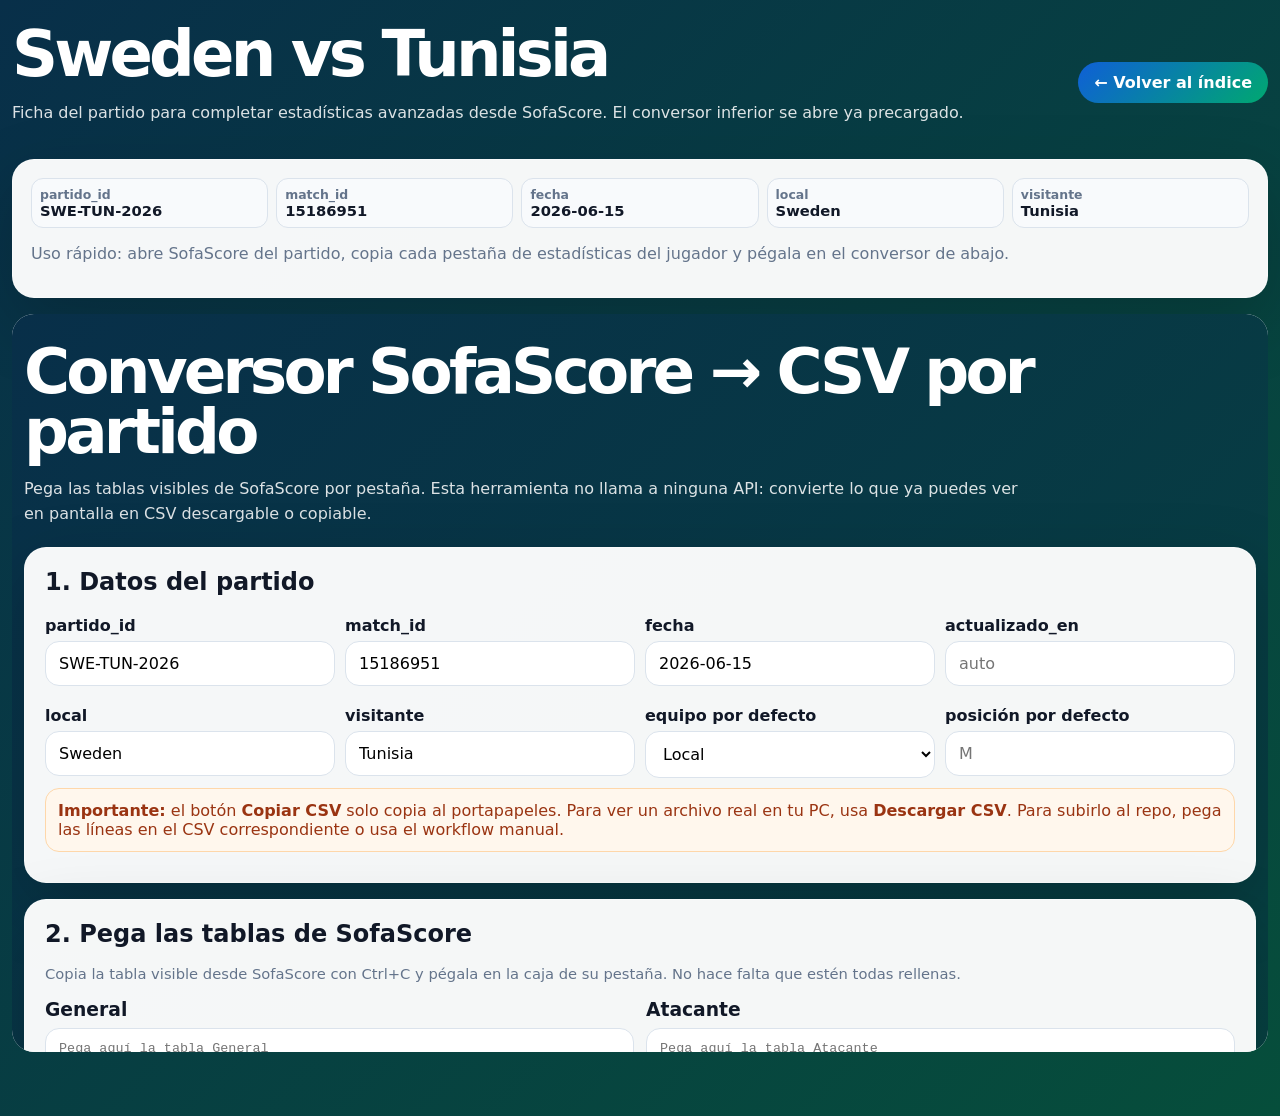
<file: tools/sofascore-partidos/SWE-TUN-2026.html>
<!DOCTYPE html>
<html lang="es">
<head><meta charset="UTF-8"><meta name="viewport" content="width=device-width, initial-scale=1.0"><title>SWE-TUN-2026 · Conversor SofaScore</title><style>
:root{--bg:#071f2a;--card:#fff;--text:#111827;--muted:#64748b;--line:#dbe3ec;--blue:#0f5fd7;--green:#00a870}
*{box-sizing:border-box}body{margin:0;font-family:Inter,system-ui,Segoe UI,sans-serif;background:linear-gradient(135deg,#082f49,#064e3b);color:var(--text)}
.page{width:min(1400px,calc(100% - 24px));margin:0 auto;padding:24px 0 60px}.hero{color:#fff;margin-bottom:18px}.hero h1{margin:0 0 8px;font-size:clamp(2rem,5vw,4rem);letter-spacing:-.06em;line-height:.95}.hero p{color:rgba(255,255,255,.86);line-height:1.5}.card{background:rgba(255,255,255,.96);border:1px solid rgba(255,255,255,.34);border-radius:22px;padding:18px;box-shadow:0 24px 70px rgba(0,0,0,.18);margin-bottom:16px}.grid{display:grid;grid-template-columns:repeat(auto-fill,minmax(280px,1fr));gap:12px}.match{display:block;text-decoration:none;color:inherit;border:1px solid var(--line);border-radius:18px;padding:15px;background:#fff}.match:hover{outline:3px solid rgba(15,95,215,.18)}.match strong{font-size:1.05rem}.pill{display:inline-flex;border-radius:999px;background:#e9f7f1;color:#067647;padding:4px 8px;font-weight:900;font-size:.78rem}.muted{color:var(--muted)}.btn{display:inline-flex;text-decoration:none;background:linear-gradient(135deg,var(--blue),var(--green));color:#fff;border-radius:999px;padding:11px 16px;font-weight:900}.frame{width:100%;height:82vh;border:0;border-radius:22px;background:#fff}.top{display:flex;align-items:center;justify-content:space-between;gap:12px;flex-wrap:wrap}.mini{display:grid;grid-template-columns:repeat(5,1fr);gap:8px}.mini div{background:#f8fafc;border:1px solid var(--line);border-radius:12px;padding:8px}.mini span{display:block;color:var(--muted);font-size:.78rem;font-weight:900}.mini strong{display:block;font-size:.92rem}@media(max-width:800px){.mini{grid-template-columns:1fr}.frame{height:86vh}}
</style></head>
<body>
<main class="page">
  <section class="hero top">
    <div><h1>Sweden vs Tunisia</h1><p>Ficha del partido para completar estadísticas avanzadas desde SofaScore. El conversor inferior se abre ya precargado.</p></div>
    <a class="btn" href="index.html">← Volver al índice</a>
  </section>
  <section class="card">
    <div class="mini">
      <div><span>partido_id</span><strong>SWE-TUN-2026</strong></div>
      <div><span>match_id</span><strong>15186951</strong></div>
      <div><span>fecha</span><strong>2026-06-15</strong></div>
      <div><span>local</span><strong>Sweden</strong></div>
      <div><span>visitante</span><strong>Tunisia</strong></div>
    </div>
    <p class="muted">Uso rápido: abre SofaScore del partido, copia cada pestaña de estadísticas del jugador y pégala en el conversor de abajo.</p>
  </section>
  <iframe id="converter" class="frame" src="../sofascore-table-converter.html"></iframe>
</main>
<script>
const preset = {partidoId:'SWE-TUN-2026', matchId:'15186951', fecha:'2026-06-15', local:'Sweden', visitante:'Tunisia'};
const frame = document.getElementById('converter');
frame.addEventListener('load', () => {
  const d = frame.contentDocument || frame.contentWindow.document;
  Object.entries(preset).forEach(([id,value]) => { const el = d.getElementById(id); if(el) el.value = value; });
});
</script>
</body></html>
</file>
<file: style.css>
body{margin:0;font-family:Montserrat,system-ui,-apple-system,"Segoe UI",sans-serif;color:#333;background:#f5f5f5}.navbar{display:flex;justify-content:space-between;align-items:center;padding:10px 20px;background:#002f3f;color:#fff;box-shadow:0 2px 4px rgba(0,0,0,.1);position:sticky;top:0;z-index:10}.navbar .logo{font-weight:700;font-size:1.6rem}.navbar .nav-links{list-style:none;display:flex;gap:15px;margin:0;padding:0}.navbar .nav-links li a{color:#fff;text-decoration:none;padding:8px 12px;border-radius:4px;transition:background .3s}.navbar .nav-links li a:hover,.navbar .nav-links li a.active{background:#014c68}.hero{height:60vh;background:linear-gradient(135deg,#035e3b,#0fa958);display:flex;align-items:center;justify-content:center;text-align:center;color:#fff;padding:0 20px;position:relative}.hero h1{font-size:clamp(2rem,5vw,3.5rem);margin-bottom:10px;line-height:1.05}.hero p{font-size:1.2rem;margin-bottom:20px;max-width:760px}.btn-primary{display:inline-block;background:#ffc20e;color:#002f3f;padding:10px 20px;border-radius:8px;font-weight:700;text-decoration:none;transition:background .3s}.btn-primary:hover{background:#e0a807}.container{max-width:1000px;margin:auto;padding:24px;box-sizing:border-box;background:#fff;box-shadow:0 2px 6px rgba(0,0,0,.05)}section{margin:40px 0}section h2{color:#002f3f;border-bottom:2px solid #035e3b;display:inline-block;padding-bottom:5px;margin-bottom:15px}.feature-grid{display:grid;grid-template-columns:repeat(3,minmax(0,1fr));gap:18px;margin-top:18px}.feature-card{border:1px solid #e5e7eb;border-radius:18px;padding:18px;background:#fff;box-shadow:0 12px 25px rgba(16,24,40,.06)}.feature-card h3{margin-top:0;color:#002f3f}#predictions-table{width:100%;border-collapse:collapse;margin-top:20px}#predictions-table th,#predictions-table td{border:1px solid #ddd;padding:10px;text-align:left}#predictions-table th{background:#002f3f;color:white}.chat-box{border:1px solid #e5e7eb;border-radius:18px;padding:18px;background:#f8fafc}.chat-example{background:#fff;border-radius:14px;padding:14px;margin:10px 0;border:1px solid #e5e7eb}footer{background:#002f3f;color:#fff;text-align:center;padding:20px;margin-top:40px}footer a{color:#ffc20e;text-decoration:none}@media(max-width:768px){.navbar{align-items:flex-start;gap:12px}.navbar .nav-links{flex-direction:column;gap:8px}.hero{height:auto;min-height:430px}.feature-grid{grid-template-columns:1fr}.container{padding:18px}.hero p{font-size:1rem}}
</file>
